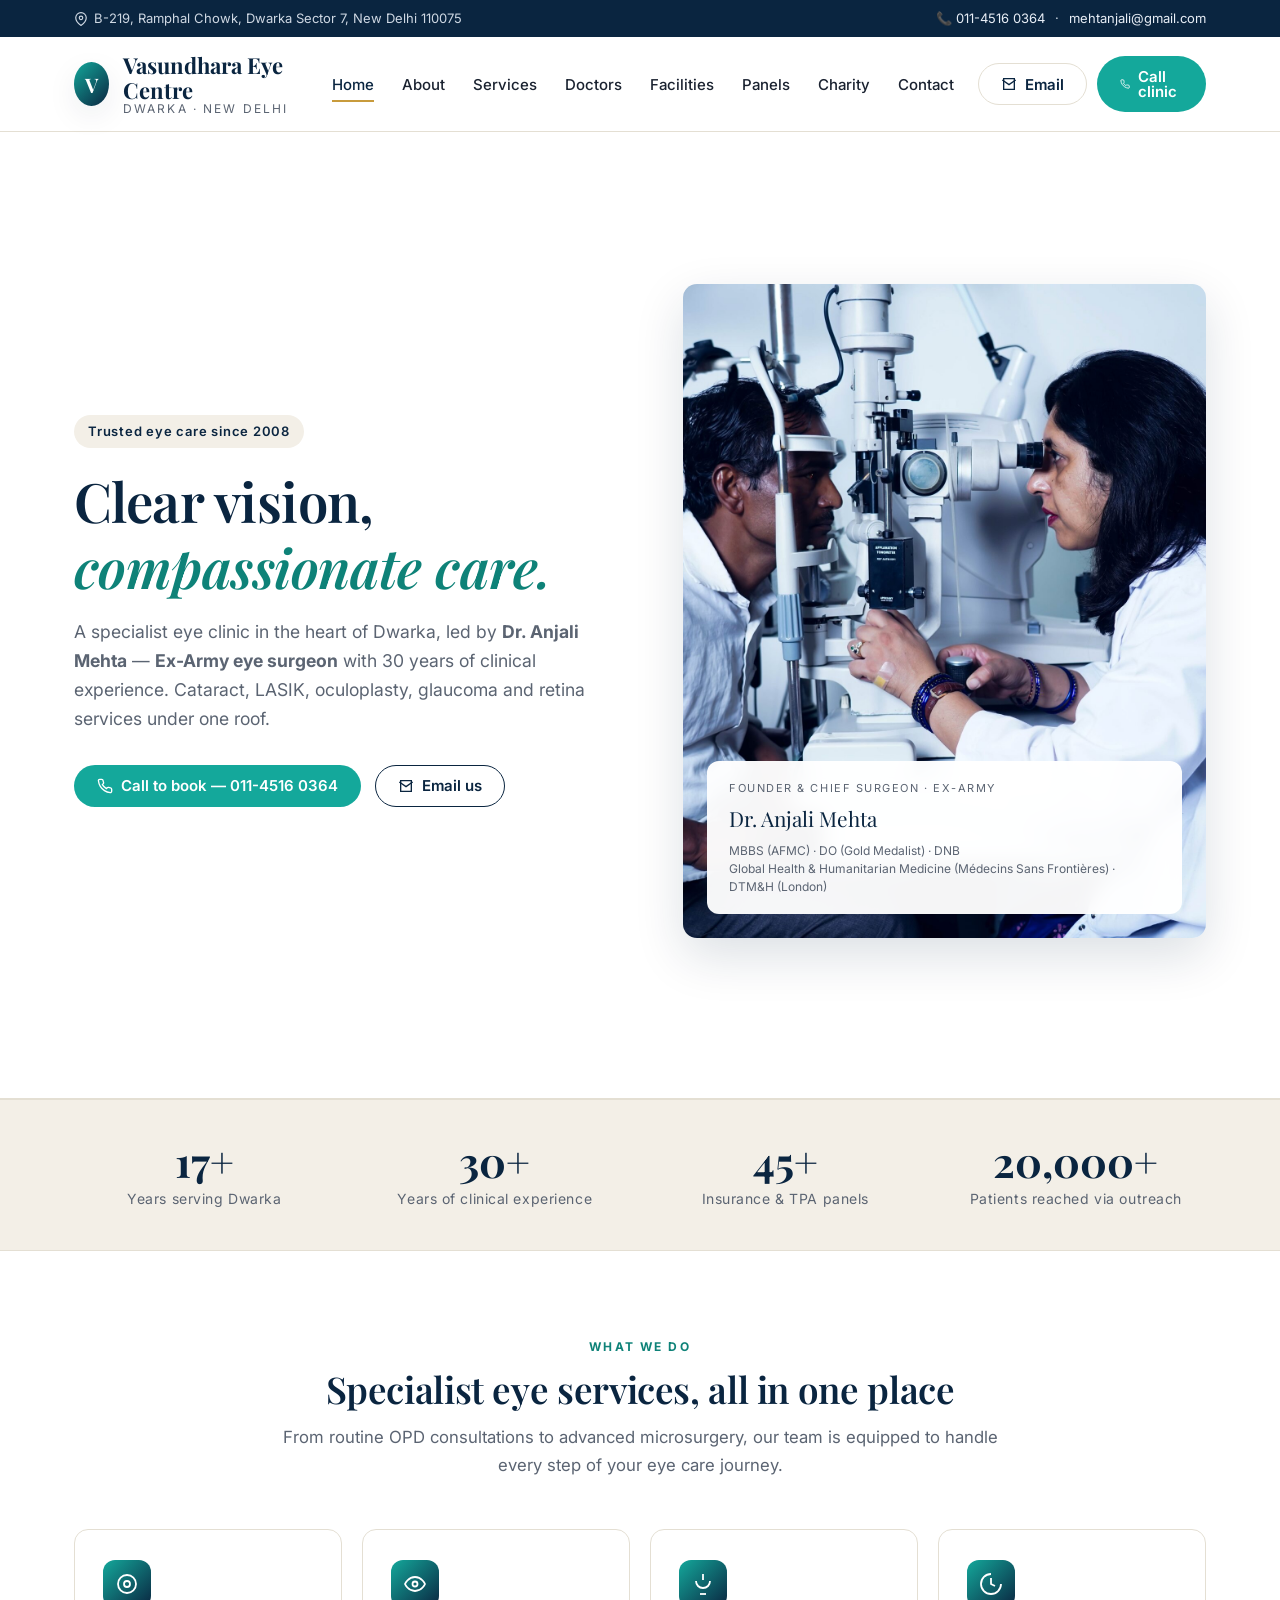
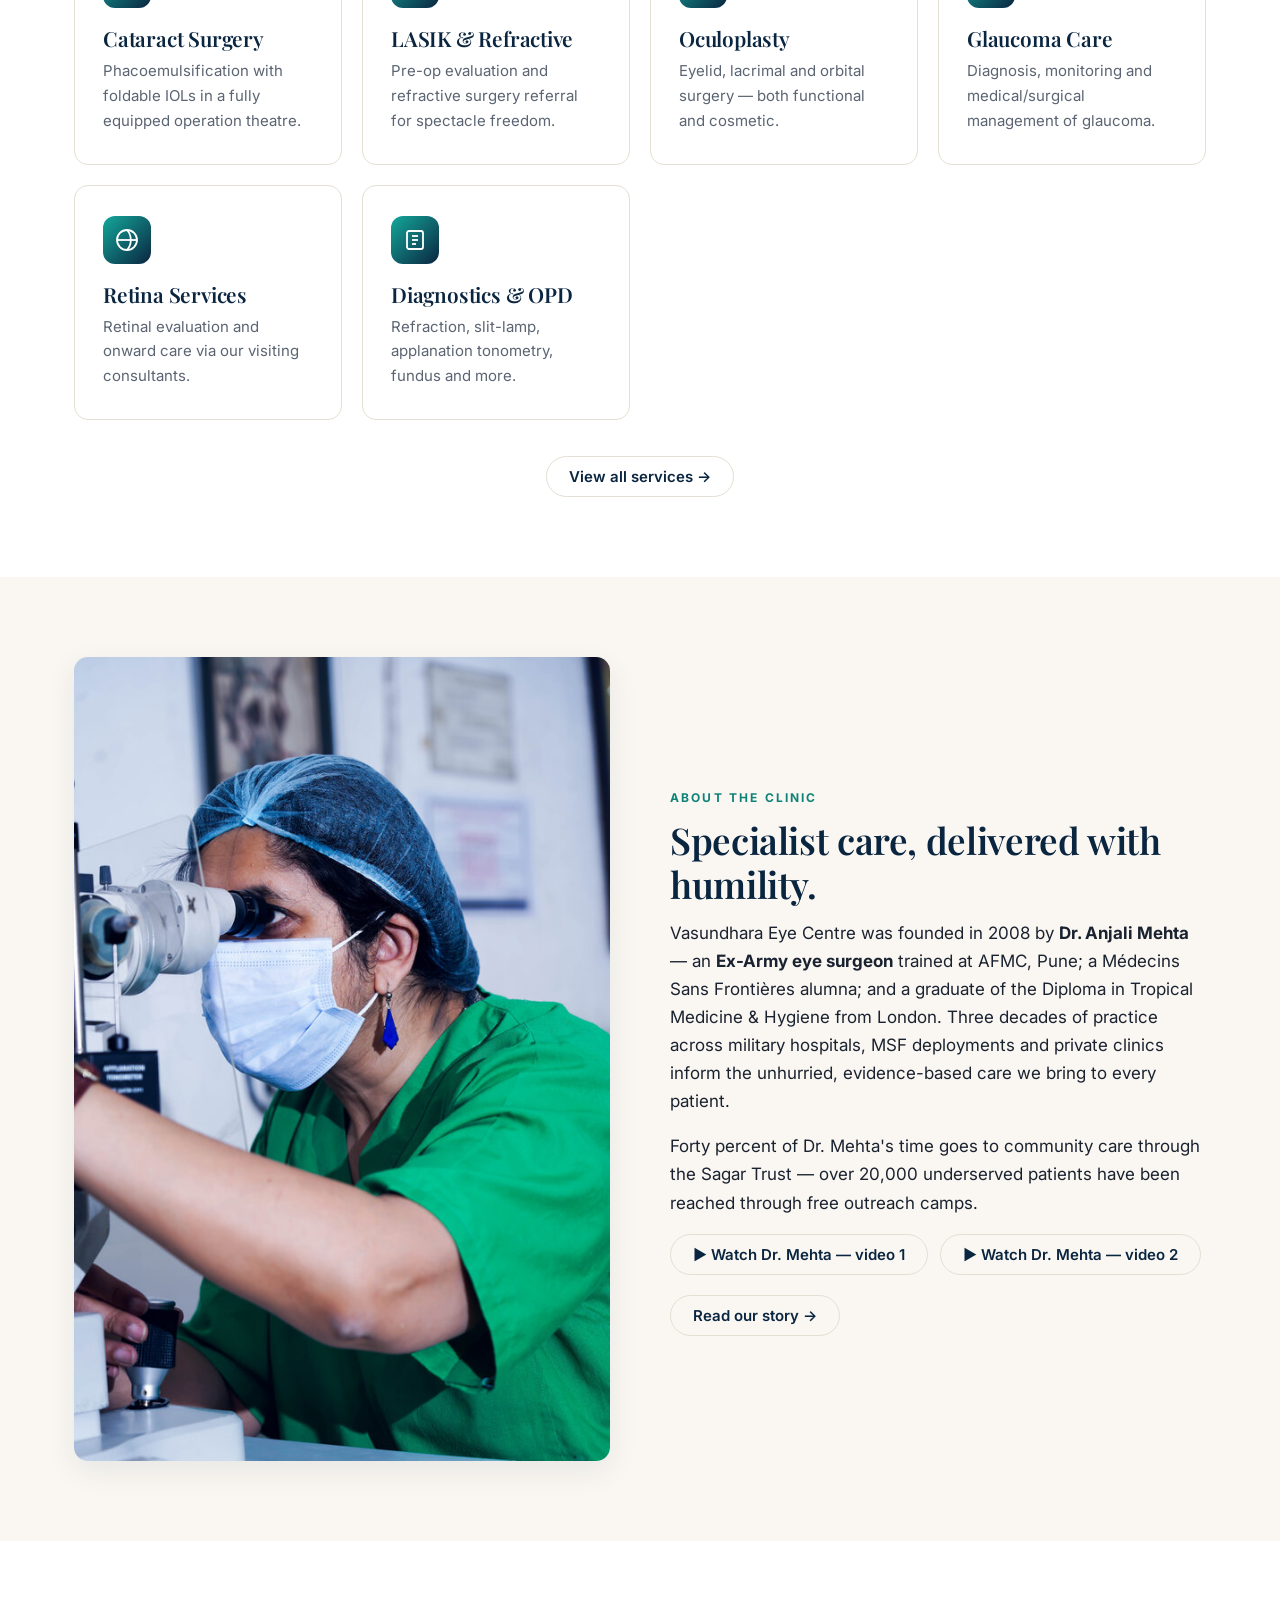
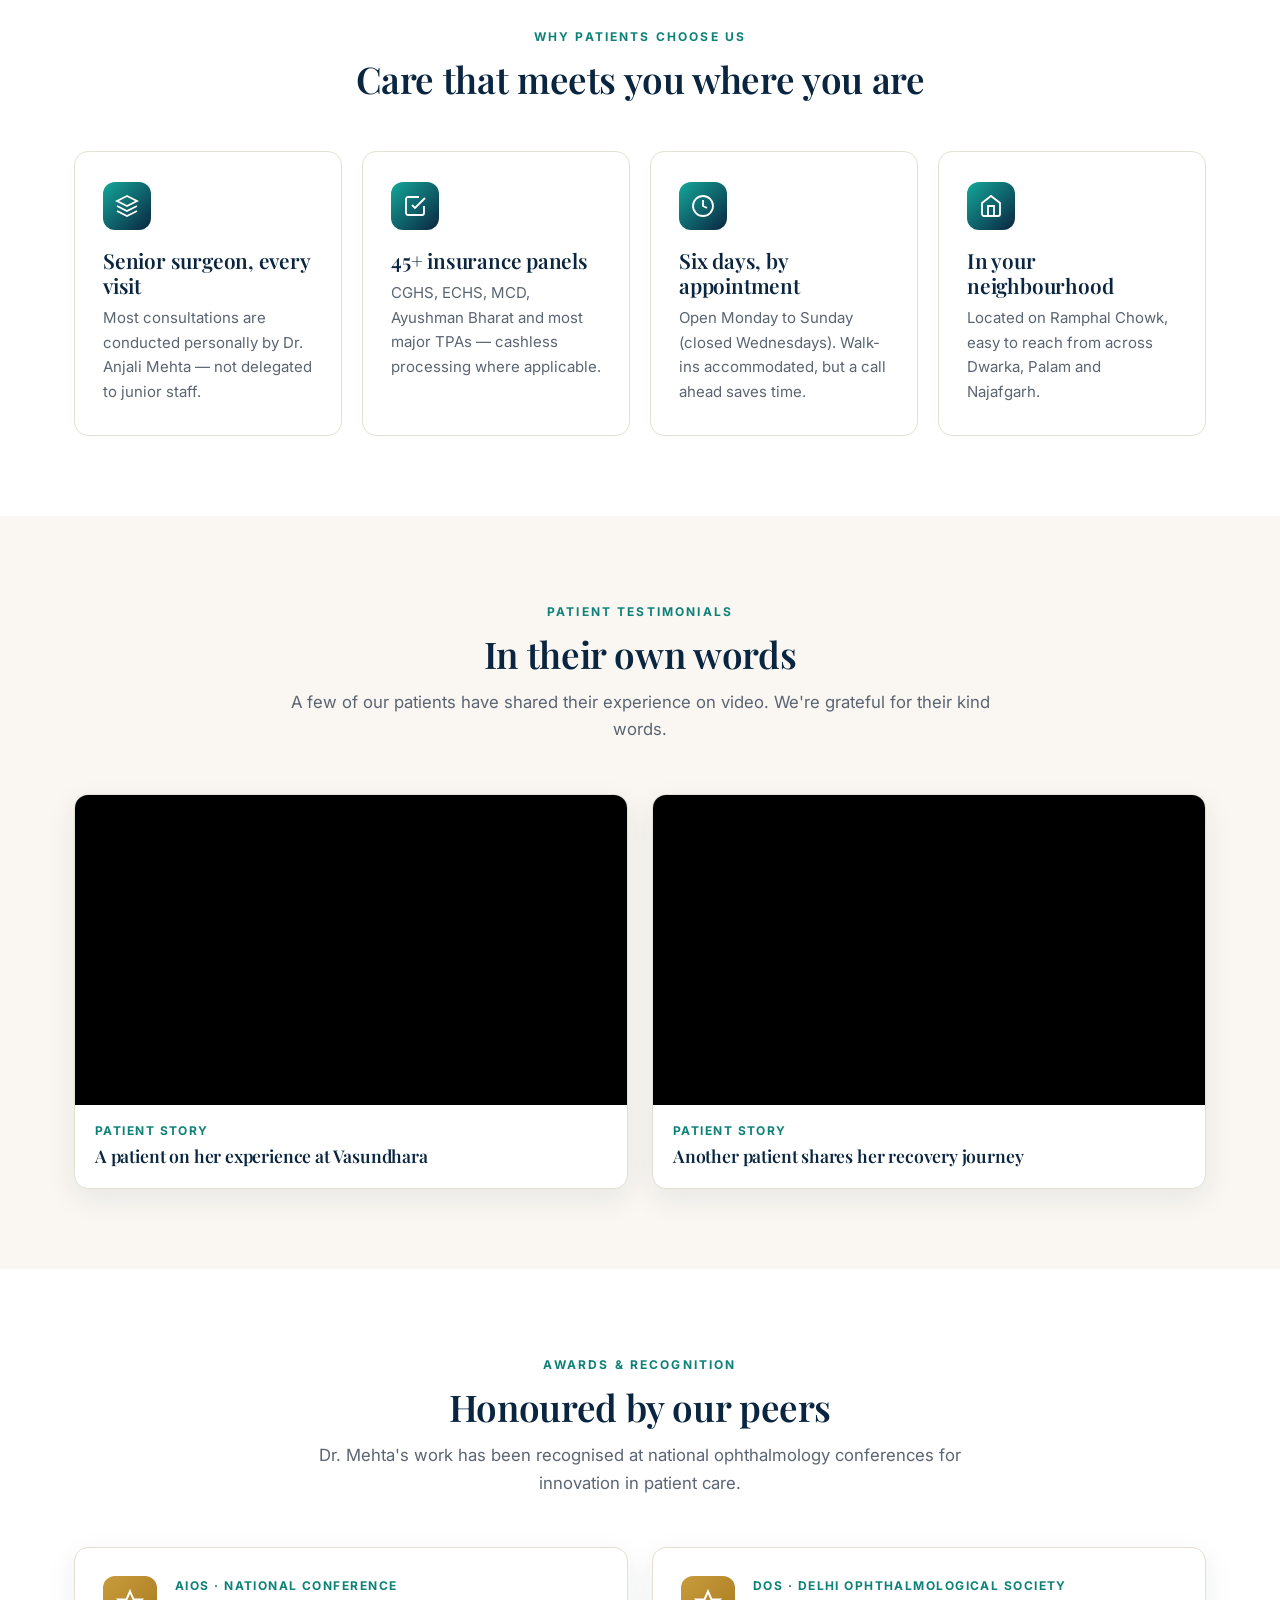
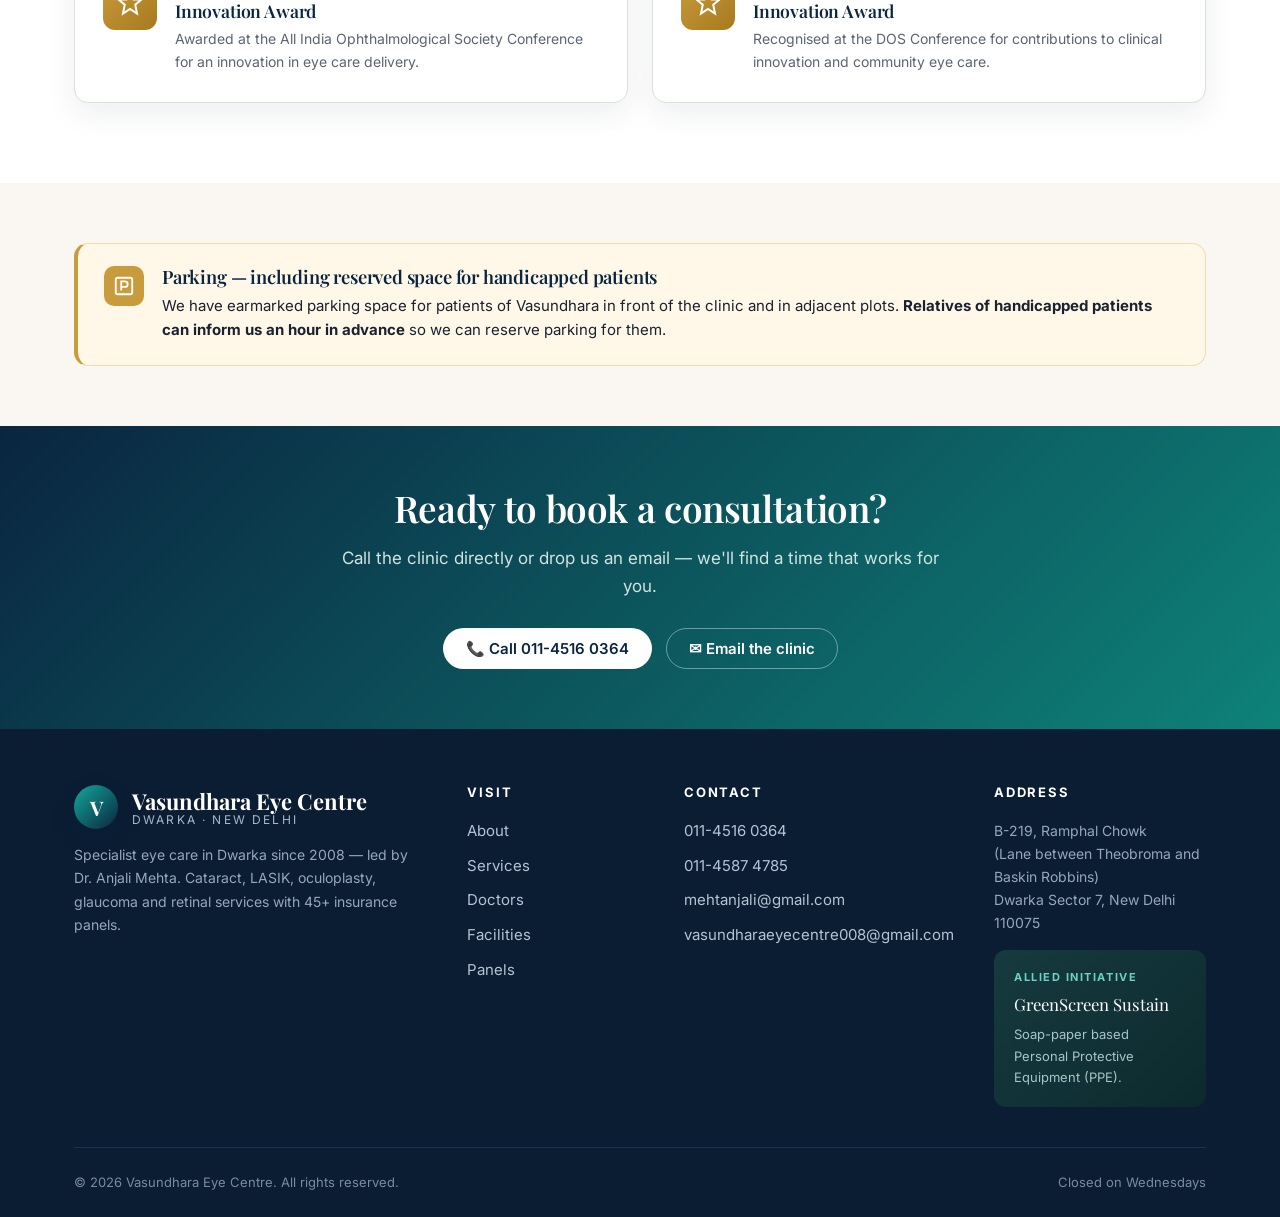
<file: index.html>
<!DOCTYPE html>
<html lang="en">
<head>
  <!-- Google tag (gtag.js) -->
  <script async src="https://www.googletagmanager.com/gtag/js?id=AW-11141727252"></script>
  <script>
    window.dataLayer = window.dataLayer || [];
    function gtag(){dataLayer.push(arguments);}
    gtag('js', new Date());
    gtag('config', 'AW-11141727252');
  </script>
  <meta charset="UTF-8">
  <meta name="viewport" content="width=device-width, initial-scale=1.0">
  <title>Vasundhara Eye Centre — Eye Specialist & Surgery in Dwarka, New Delhi</title>
  <meta name="description" content="Vasundhara Eye Centre in Dwarka, New Delhi. Cataract, LASIK, oculoplasty, glaucoma & retina care led by Dr. Anjali Mehta. CGHS, ECHS, MCD and Ayushman empanelled.">
  <link rel="preconnect" href="https://fonts.googleapis.com">
  <link rel="preconnect" href="https://fonts.gstatic.com" crossorigin>
  <link href="https://fonts.googleapis.com/css2?family=Inter:wght@400;500;600;700&family=Playfair+Display:ital,wght@0,500;0,600;0,700;1,500&display=swap" rel="stylesheet">
  <link rel="stylesheet" href="css/styles.css">
</head>
<body>

<!-- Top strip -->
<div class="topbar">
  <div class="container">
    <div class="tb-item">
      <svg width="14" height="14" viewBox="0 0 24 24" fill="none" stroke="currentColor" stroke-width="2"><path d="M21 10c0 7-9 13-9 13s-9-6-9-13a9 9 0 0 1 18 0z"/><circle cx="12" cy="10" r="3"/></svg>
      B-219, Ramphal Chowk, Dwarka Sector 7, New Delhi 110075
    </div>
    <div class="tb-item hide-sm">
      <a href="tel:01145160364">📞 011-4516 0364</a>&nbsp;·&nbsp;
      <a href="mailto:mehtanjali@gmail.com">mehtanjali@gmail.com</a>
    </div>
  </div>
</div>

<!-- Header / nav -->
<header class="header">
  <div class="container">
    <a class="brand" href="index.html">
      <span class="brand-mark">V</span>
      <span class="brand-text">
        <span class="brand-name">Vasundhara Eye Centre</span>
        <span class="brand-tag">Dwarka · New Delhi</span>
      </span>
    </a>
    <nav class="nav">
      <ul>
        <li><a href="index.html" class="active">Home</a></li>
        <li><a href="about.html">About</a></li>
        <li><a href="services.html">Services</a></li>
        <li><a href="doctors.html">Doctors</a></li>
        <li><a href="facilities.html">Facilities</a></li>
        <li><a href="panels.html">Panels</a></li>
        <li><a href="http://sagartrust.com" target="_blank" rel="noopener">Charity</a></li>
        <li><a href="contact.html">Contact</a></li>
      </ul>
    </nav>
    <div class="cta-group">
      <a class="btn btn-outline hide-sm" href="mailto:mehtanjali@gmail.com">
        <svg class="ic" viewBox="0 0 24 24"><path d="M4 4h16v16H4z"/><path d="M22 6l-10 7L2 6"/></svg>
        Email
      </a>
      <a class="btn btn-primary" href="tel:01145160364">
        <svg class="ic" viewBox="0 0 24 24"><path d="M22 16.92v3a2 2 0 0 1-2.18 2 19.79 19.79 0 0 1-8.63-3.07 19.5 19.5 0 0 1-6-6 19.79 19.79 0 0 1-3.07-8.67A2 2 0 0 1 4.11 2h3a2 2 0 0 1 2 1.72 12.84 12.84 0 0 0 .7 2.81 2 2 0 0 1-.45 2.11L8.09 9.91a16 16 0 0 0 6 6l1.27-1.27a2 2 0 0 1 2.11-.45 12.84 12.84 0 0 0 2.81.7A2 2 0 0 1 22 16.92z"/></svg>
        Call clinic
      </a>
      <button class="menu-toggle" aria-label="Open menu">
        <svg width="24" height="24" viewBox="0 0 24 24" fill="none" stroke="currentColor" stroke-width="2"><line x1="3" y1="6" x2="21" y2="6"/><line x1="3" y1="12" x2="21" y2="12"/><line x1="3" y1="18" x2="21" y2="18"/></svg>
      </button>
    </div>
  </div>
</header>

<!-- Hero -->
<section class="hero">
  <div class="container">
    <div class="hero-grid">
      <div class="hero-text">
        <span class="eyebrow">Trusted eye care since 2008</span>
        <h1>Clear vision, <span class="accent">compassionate care.</span></h1>
        <p class="lead">A specialist eye clinic in the heart of Dwarka, led by <strong>Dr. Anjali Mehta</strong> — <strong>Ex-Army eye surgeon</strong> with 30 years of clinical experience. Cataract, LASIK, oculoplasty, glaucoma and retina services under one roof.</p>
        <div class="hero-ctas">
          <a class="btn btn-primary" href="tel:01145160364">
            <svg class="ic" viewBox="0 0 24 24"><path d="M22 16.92v3a2 2 0 0 1-2.18 2 19.79 19.79 0 0 1-8.63-3.07 19.5 19.5 0 0 1-6-6 19.79 19.79 0 0 1-3.07-8.67A2 2 0 0 1 4.11 2h3a2 2 0 0 1 2 1.72 12.84 12.84 0 0 0 .7 2.81 2 2 0 0 1-.45 2.11L8.09 9.91a16 16 0 0 0 6 6l1.27-1.27a2 2 0 0 1 2.11-.45 12.84 12.84 0 0 0 2.81.7A2 2 0 0 1 22 16.92z"/></svg>
            Call to book — 011-4516 0364
          </a>
          <a class="btn btn-secondary" href="mailto:mehtanjali@gmail.com">
            <svg class="ic" viewBox="0 0 24 24"><path d="M4 4h16v16H4z"/><path d="M22 6l-10 7L2 6"/></svg>
            Email us
          </a>
        </div>
      </div>
      <div class="hero-image">
        <img src="images/hero-exam.jpg" alt="Dr. Anjali Mehta examining a patient at Vasundhara Eye Centre">
        <div class="hero-badge">
          <div class="hero-badge-label">Founder & Chief Surgeon · Ex-Army</div>
          <div class="hero-badge-value">Dr. Anjali Mehta</div>
          <div style="font-size:12px;color:var(--muted);margin-top:6px;line-height:1.5;">MBBS (AFMC) · DO (Gold Medalist) · DNB<br>Global Health &amp; Humanitarian Medicine (Médecins Sans Frontières) · DTM&amp;H (London)</div>
        </div>
      </div>
    </div>
  </div>
</section>

<!-- Trust strip -->
<section class="trust">
  <div class="container">
    <div class="trust-stat"><div class="num">17+</div><div class="lbl">Years serving Dwarka</div></div>
    <div class="trust-stat"><div class="num">30+</div><div class="lbl">Years of clinical experience</div></div>
    <div class="trust-stat"><div class="num">45+</div><div class="lbl">Insurance & TPA panels</div></div>
    <div class="trust-stat"><div class="num">20,000+</div><div class="lbl">Patients reached via outreach</div></div>
  </div>
</section>

<!-- Services preview -->
<section class="alt">
  <div class="container">
    <div class="section-head">
      <span class="eyebrow">What we do</span>
      <h2>Specialist eye services, all in one place</h2>
      <p>From routine OPD consultations to advanced microsurgery, our team is equipped to handle every step of your eye care journey.</p>
    </div>
    <div class="cards">
      <div class="card">
        <div class="card-icon"><svg viewBox="0 0 24 24"><circle cx="12" cy="12" r="9"/><circle cx="12" cy="12" r="3"/></svg></div>
        <h3>Cataract Surgery</h3>
        <p>Phacoemulsification with foldable IOLs in a fully equipped operation theatre.</p>
      </div>
      <div class="card">
        <div class="card-icon"><svg viewBox="0 0 24 24"><path d="M2 12s3-7 10-7 10 7 10 7-3 7-10 7S2 12 2 12z"/><circle cx="12" cy="12" r="2.5"/></svg></div>
        <h3>LASIK & Refractive</h3>
        <p>Pre-op evaluation and refractive surgery referral for spectacle freedom.</p>
      </div>
      <div class="card">
        <div class="card-icon"><svg viewBox="0 0 24 24"><path d="M12 2v6"/><path d="M5 9c0 4 3 7 7 7s7-3 7-7"/><path d="M9 22h6"/></svg></div>
        <h3>Oculoplasty</h3>
        <p>Eyelid, lacrimal and orbital surgery — both functional and cosmetic.</p>
      </div>
      <div class="card">
        <div class="card-icon"><svg viewBox="0 0 24 24"><path d="M12 2a10 10 0 1 0 10 10"/><path d="M12 6v6l4 2"/></svg></div>
        <h3>Glaucoma Care</h3>
        <p>Diagnosis, monitoring and medical/surgical management of glaucoma.</p>
      </div>
      <div class="card">
        <div class="card-icon"><svg viewBox="0 0 24 24"><circle cx="12" cy="12" r="10"/><path d="M2 12h20"/><path d="M12 2a15 15 0 0 1 0 20"/></svg></div>
        <h3>Retina Services</h3>
        <p>Retinal evaluation and onward care via our visiting consultants.</p>
      </div>
      <div class="card">
        <div class="card-icon"><svg viewBox="0 0 24 24"><rect x="4" y="3" width="16" height="18" rx="2"/><line x1="9" y1="8" x2="15" y2="8"/><line x1="9" y1="12" x2="15" y2="12"/><line x1="9" y1="16" x2="13" y2="16"/></svg></div>
        <h3>Diagnostics & OPD</h3>
        <p>Refraction, slit-lamp, applanation tonometry, fundus and more.</p>
      </div>
    </div>
    <div class="t-center" style="margin-top: 36px;">
      <a class="btn btn-outline" href="services.html">View all services →</a>
    </div>
  </div>
</section>

<!-- About snippet -->
<section>
  <div class="container">
    <div class="split">
      <div class="img-col"><img src="images/dr-anjali-action.jpg" alt="Dr. Anjali Mehta at the slit lamp"></div>
      <div>
        <span class="eyebrow" style="display:inline-block;font-size:12px;font-weight:700;letter-spacing:0.18em;text-transform:uppercase;color:var(--teal-700);margin-bottom:10px;">About the clinic</span>
        <h2>Specialist care, delivered with humility.</h2>
        <p>Vasundhara Eye Centre was founded in 2008 by <strong>Dr. Anjali Mehta</strong> — an <strong>Ex-Army eye surgeon</strong> trained at AFMC, Pune; a Médecins Sans Frontières alumna; and a graduate of the Diploma in Tropical Medicine &amp; Hygiene from London. Three decades of practice across military hospitals, MSF deployments and private clinics inform the unhurried, evidence-based care we bring to every patient.</p>
        <p>Forty percent of Dr. Mehta's time goes to community care through the Sagar Trust — over 20,000 underserved patients have been reached through free outreach camps.</p>
        <div style="display:flex;gap:12px;flex-wrap:wrap;margin-bottom:20px;">
          <a class="btn btn-outline" href="https://youtu.be/4hl6HUN_aS8" target="_blank" rel="noopener">▶ Watch Dr. Mehta — video 1</a>
          <a class="btn btn-outline" href="https://youtu.be/HbuXTSA1Eis" target="_blank" rel="noopener">▶ Watch Dr. Mehta — video 2</a>
        </div>
        <a class="btn btn-outline" href="about.html">Read our story →</a>
      </div>
    </div>
  </div>
</section>

<!-- Why choose us -->
<section class="alt">
  <div class="container">
    <div class="section-head">
      <span class="eyebrow">Why patients choose us</span>
      <h2>Care that meets you where you are</h2>
    </div>
    <div class="cards">
      <div class="card">
        <div class="card-icon"><svg viewBox="0 0 24 24"><path d="M12 2L2 7l10 5 10-5-10-5z"/><path d="M2 17l10 5 10-5"/><path d="M2 12l10 5 10-5"/></svg></div>
        <h3>Senior surgeon, every visit</h3>
        <p>Most consultations are conducted personally by Dr. Anjali Mehta — not delegated to junior staff.</p>
      </div>
      <div class="card">
        <div class="card-icon"><svg viewBox="0 0 24 24"><path d="M9 11l3 3L22 4"/><path d="M21 12v7a2 2 0 0 1-2 2H5a2 2 0 0 1-2-2V5a2 2 0 0 1 2-2h11"/></svg></div>
        <h3>45+ insurance panels</h3>
        <p>CGHS, ECHS, MCD, Ayushman Bharat and most major TPAs — cashless processing where applicable.</p>
      </div>
      <div class="card">
        <div class="card-icon"><svg viewBox="0 0 24 24"><circle cx="12" cy="12" r="10"/><polyline points="12 6 12 12 16 14"/></svg></div>
        <h3>Six days, by appointment</h3>
        <p>Open Monday to Sunday (closed Wednesdays). Walk-ins accommodated, but a call ahead saves time.</p>
      </div>
      <div class="card">
        <div class="card-icon"><svg viewBox="0 0 24 24"><path d="M3 9l9-7 9 7v11a2 2 0 0 1-2 2H5a2 2 0 0 1-2-2z"/><polyline points="9 22 9 12 15 12 15 22"/></svg></div>
        <h3>In your neighbourhood</h3>
        <p>Located on Ramphal Chowk, easy to reach from across Dwarka, Palam and Najafgarh.</p>
      </div>
    </div>
  </div>
</section>

<!-- Testimonials -->
<section>
  <div class="container">
    <div class="section-head">
      <span class="eyebrow">Patient testimonials</span>
      <h2>In their own words</h2>
      <p>A few of our patients have shared their experience on video. We're grateful for their kind words.</p>
    </div>
    <div class="video-grid">
      <div class="video-card">
        <div class="video-frame">
          <iframe src="https://www.youtube.com/embed/Xo_OcFcnKHE" title="Patient testimonial" frameborder="0" allow="accelerometer; clipboard-write; encrypted-media; gyroscope; picture-in-picture" allowfullscreen></iframe>
        </div>
        <div class="video-caption">
          <div class="label">Patient story</div>
          <h3>A patient on her experience at Vasundhara</h3>
        </div>
      </div>
      <div class="video-card">
        <div class="video-frame">
          <iframe src="https://www.youtube.com/embed/MbZpZifFbi8" title="Patient testimonial" frameborder="0" allow="accelerometer; clipboard-write; encrypted-media; gyroscope; picture-in-picture" allowfullscreen></iframe>
        </div>
        <div class="video-caption">
          <div class="label">Patient story</div>
          <h3>Another patient shares her recovery journey</h3>
        </div>
      </div>
    </div>
  </div>
</section>

<!-- Awards & Recognition -->
<section class="alt">
  <div class="container">
    <div class="section-head">
      <span class="eyebrow">Awards &amp; recognition</span>
      <h2>Honoured by our peers</h2>
      <p>Dr. Mehta's work has been recognised at national ophthalmology conferences for innovation in patient care.</p>
    </div>
    <div class="award-grid">
      <div class="award-card">
        <div class="award-ic"><svg viewBox="0 0 24 24"><path d="M12 2l3 7h7l-5.5 4.5L18 21l-6-4-6 4 1.5-7.5L2 9h7z"/></svg></div>
        <div>
          <div class="label">AIOS · National conference</div>
          <h3>Innovation Award</h3>
          <p>Awarded at the All India Ophthalmological Society Conference for an innovation in eye care delivery.</p>
        </div>
      </div>
      <div class="award-card">
        <div class="award-ic"><svg viewBox="0 0 24 24"><path d="M12 2l3 7h7l-5.5 4.5L18 21l-6-4-6 4 1.5-7.5L2 9h7z"/></svg></div>
        <div>
          <div class="label">DOS · Delhi Ophthalmological Society</div>
          <h3>Innovation Award</h3>
          <p>Recognised at the DOS Conference for contributions to clinical innovation and community eye care.</p>
        </div>
      </div>
    </div>
  </div>
</section>

<!-- Parking notice -->
<section class="tight">
  <div class="container">
    <div class="notice">
      <div class="notice-ic">
        <svg viewBox="0 0 24 24"><rect x="3" y="3" width="18" height="18" rx="2"/><path d="M9 17V7h4a3 3 0 0 1 0 6H9"/></svg>
      </div>
      <div>
        <h3>Parking — including reserved space for handicapped patients</h3>
        <p>We have earmarked parking space for patients of Vasundhara in front of the clinic and in adjacent plots. <strong>Relatives of handicapped patients can inform us an hour in advance</strong> so we can reserve parking for them.</p>
      </div>
    </div>
  </div>
</section>

<!-- CTA band -->
<section class="cta-band">
  <div class="container">
    <h2>Ready to book a consultation?</h2>
    <p>Call the clinic directly or drop us an email — we'll find a time that works for you.</p>
    <div class="hero-ctas" style="justify-content:center;">
      <a class="btn btn-primary" href="tel:01145160364">📞 Call 011-4516 0364</a>
      <a class="btn btn-ghost" href="mailto:mehtanjali@gmail.com">✉ Email the clinic</a>
    </div>
  </div>
</section>

<!-- Footer -->
<footer class="footer">
  <div class="container">
    <div class="footer-grid">
      <div>
        <a class="brand" href="index.html" style="text-decoration:none;">
          <span class="brand-mark">V</span>
          <span class="brand-text">
            <span class="brand-name">Vasundhara Eye Centre</span>
            <span class="brand-tag">Dwarka · New Delhi</span>
          </span>
        </a>
        <p>Specialist eye care in Dwarka since 2008 — led by Dr. Anjali Mehta. Cataract, LASIK, oculoplasty, glaucoma and retinal services with 45+ insurance panels.</p>
      </div>
      <div>
        <h4>Visit</h4>
        <ul>
          <li><a href="about.html">About</a></li>
          <li><a href="services.html">Services</a></li>
          <li><a href="doctors.html">Doctors</a></li>
          <li><a href="facilities.html">Facilities</a></li>
          <li><a href="panels.html">Panels</a></li>
        </ul>
      </div>
      <div>
        <h4>Contact</h4>
        <ul>
          <li>011-4516 0364</li>
          <li>011-4587 4785</li>
          <li><a href="mailto:mehtanjali@gmail.com">mehtanjali@gmail.com</a></li>
          <li><a href="mailto:vasundharaeyecentre008@gmail.com">vasundharaeyecentre008@gmail.com</a></li>
        </ul>
      </div>
      <div>
        <h4>Address</h4>
        <p style="margin-top:0;">B-219, Ramphal Chowk<br>(Lane between Theobroma and Baskin Robbins)<br>Dwarka Sector 7, New Delhi 110075</p>
        <div class="partner-card">
          <div class="label">Allied initiative</div>
          <a href="https://www.greenscreensustain.in" target="_blank" rel="noopener">GreenScreen Sustain</a>
          <p>Soap-paper based Personal Protective Equipment (PPE).</p>
        </div>
      </div>
    </div>
    <div class="footer-bottom">
      <span>© <span id="yr">2026</span> Vasundhara Eye Centre. All rights reserved.</span>
      <span>Closed on Wednesdays</span>
    </div>
  </div>
</footer>

<!-- Floating call/email (mobile) -->
<div class="fab">
  <a href="mailto:mehtanjali@gmail.com" class="email" aria-label="Email">
    <svg viewBox="0 0 24 24"><path d="M4 4h16v16H4z"/><path d="M22 6l-10 7L2 6"/></svg>
  </a>
  <a href="tel:01145160364" aria-label="Call">
    <svg viewBox="0 0 24 24"><path d="M22 16.92v3a2 2 0 0 1-2.18 2 19.79 19.79 0 0 1-8.63-3.07 19.5 19.5 0 0 1-6-6 19.79 19.79 0 0 1-3.07-8.67A2 2 0 0 1 4.11 2h3a2 2 0 0 1 2 1.72 12.84 12.84 0 0 0 .7 2.81 2 2 0 0 1-.45 2.11L8.09 9.91a16 16 0 0 0 6 6l1.27-1.27a2 2 0 0 1 2.11-.45 12.84 12.84 0 0 0 2.81.7A2 2 0 0 1 22 16.92z"/></svg>
  </a>
</div>

<script src="js/main.js"></script>
<script>document.getElementById('yr').textContent = new Date().getFullYear();</script>
</body>
</html>
</file>
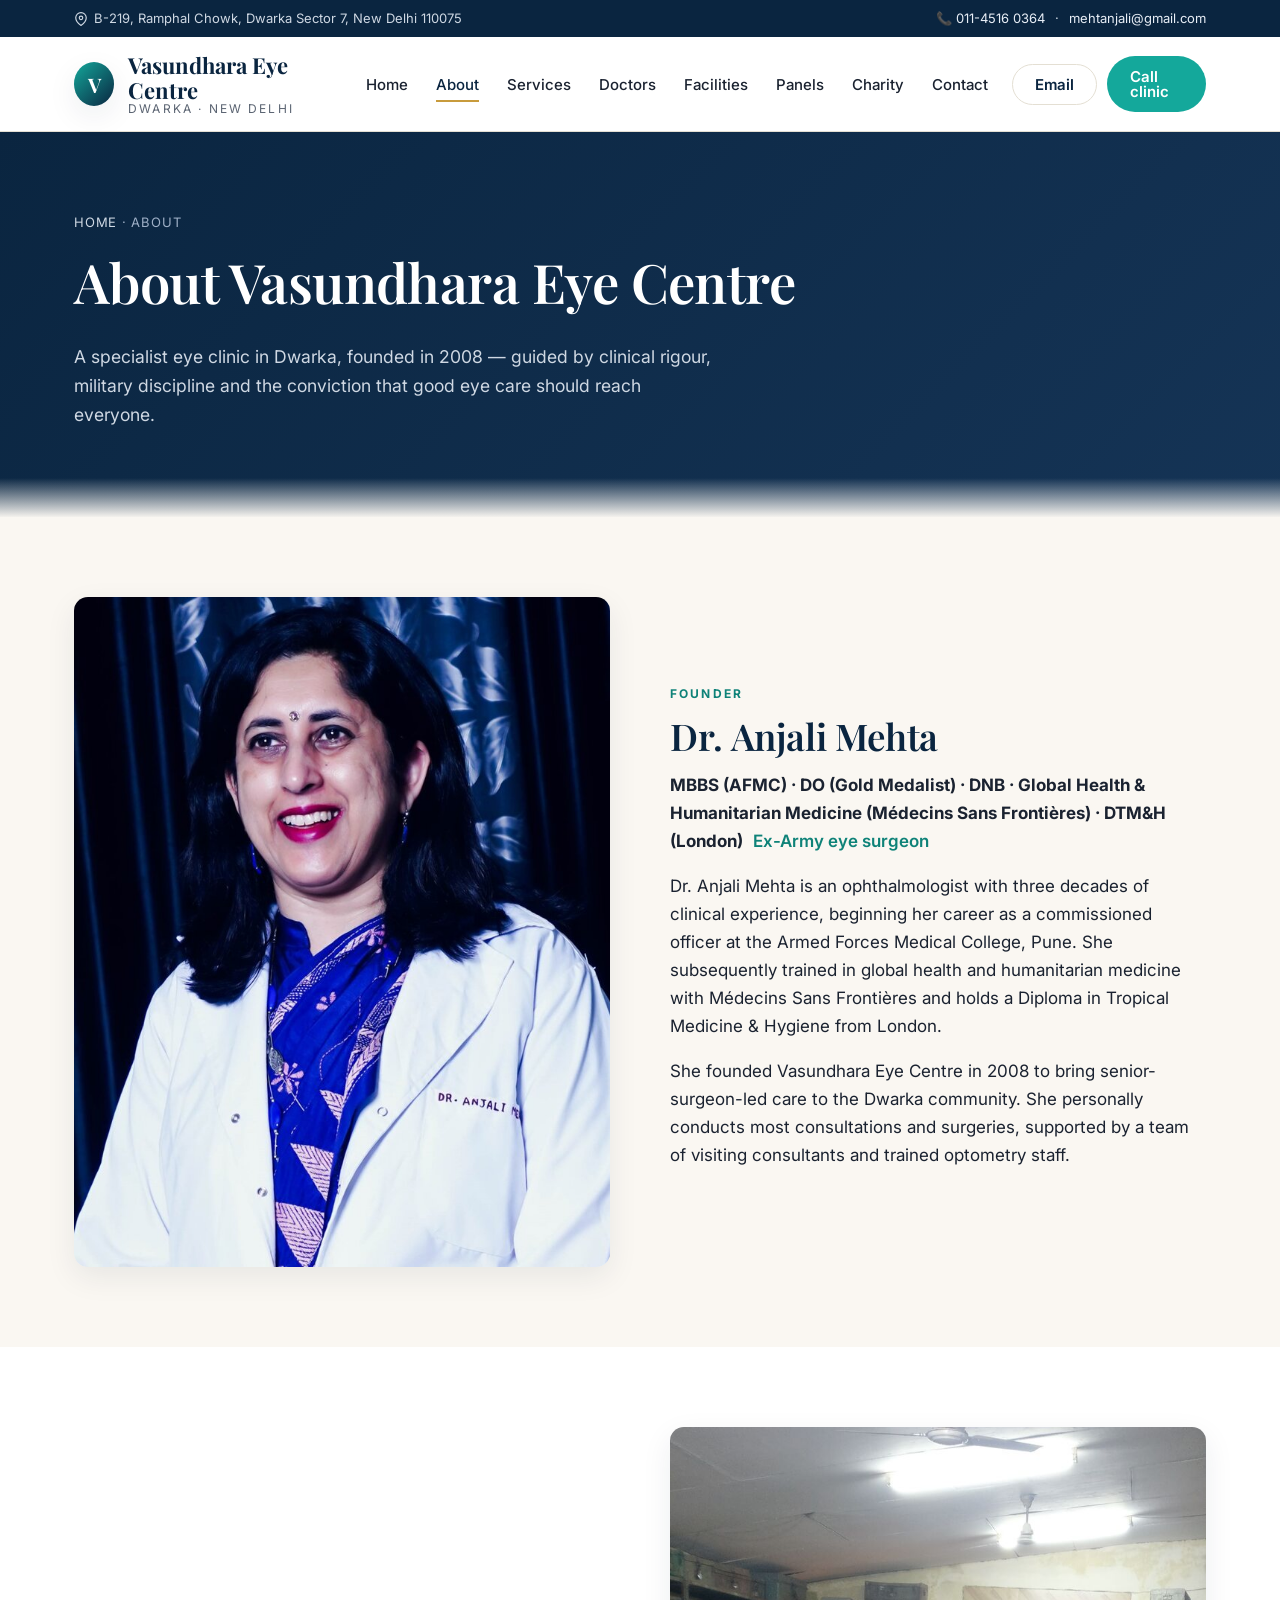
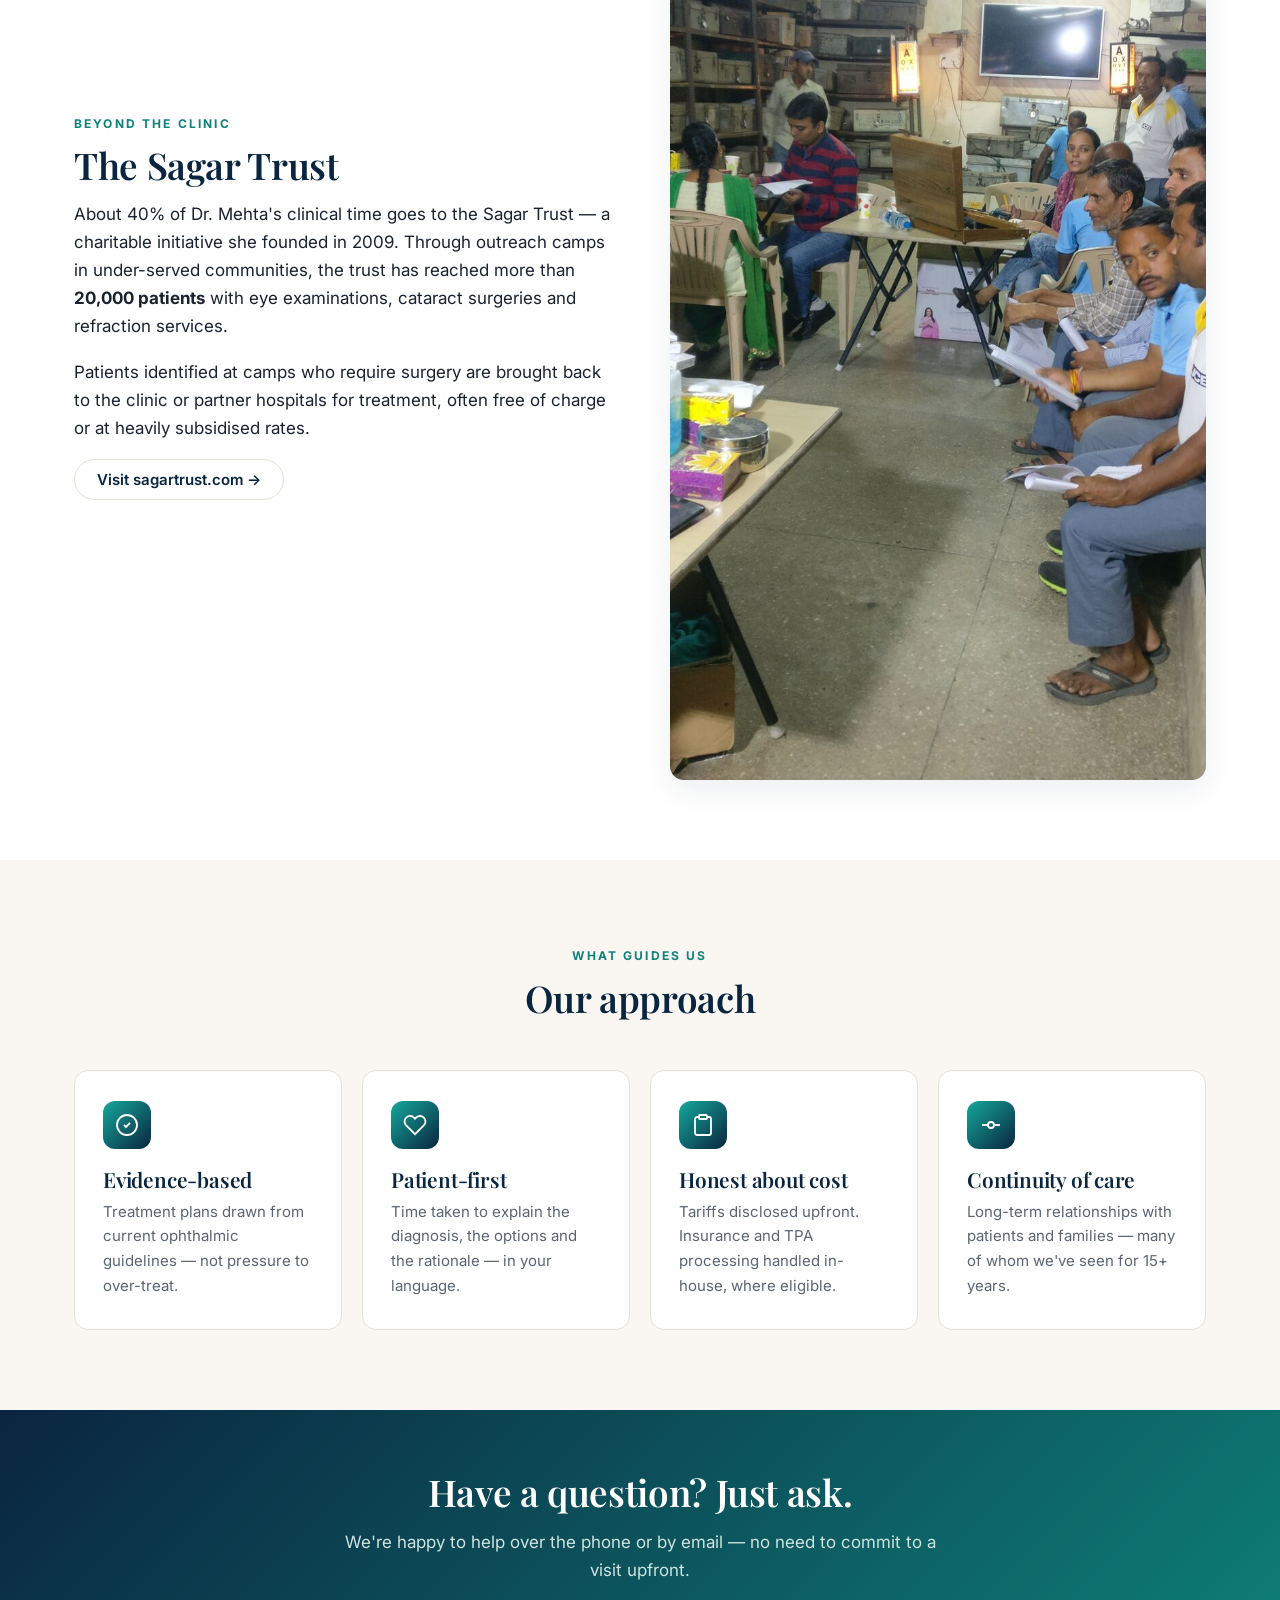
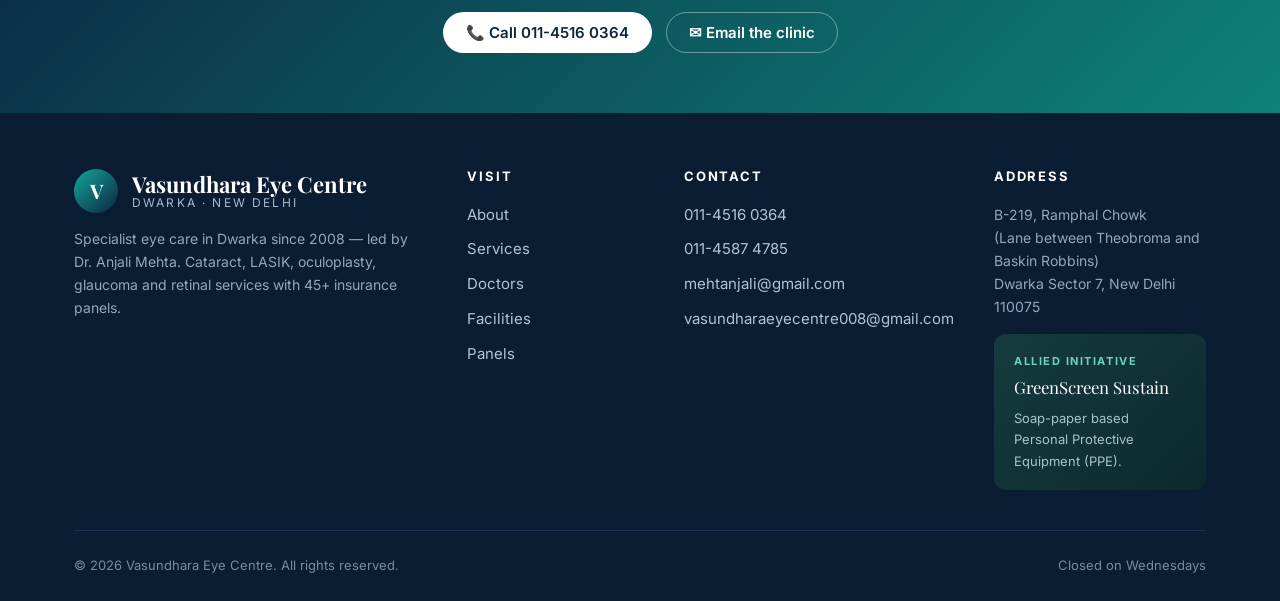
<file: about.html>
<!DOCTYPE html>
<html lang="en">
<head>
  <!-- Google tag (gtag.js) -->
  <script async src="https://www.googletagmanager.com/gtag/js?id=AW-11141727252"></script>
  <script>
    window.dataLayer = window.dataLayer || [];
    function gtag(){dataLayer.push(arguments);}
    gtag('js', new Date());
    gtag('config', 'AW-11141727252');
  </script>
  <meta charset="UTF-8">
  <meta name="viewport" content="width=device-width, initial-scale=1.0">
  <title>About Vasundhara Eye Centre — Dr. Anjali Mehta, Dwarka</title>
  <meta name="description" content="The story of Vasundhara Eye Centre, founded in 2008 by Dr. Anjali Mehta — ex-Army eye surgeon trained at AFMC, with global humanitarian medicine experience.">
  <link rel="preconnect" href="https://fonts.googleapis.com">
  <link rel="preconnect" href="https://fonts.gstatic.com" crossorigin>
  <link href="https://fonts.googleapis.com/css2?family=Inter:wght@400;500;600;700&family=Playfair+Display:ital,wght@0,500;0,600;0,700;1,500&display=swap" rel="stylesheet">
  <link rel="stylesheet" href="css/styles.css">
</head>
<body>

<div class="topbar">
  <div class="container">
    <div class="tb-item">
      <svg width="14" height="14" viewBox="0 0 24 24" fill="none" stroke="currentColor" stroke-width="2"><path d="M21 10c0 7-9 13-9 13s-9-6-9-13a9 9 0 0 1 18 0z"/><circle cx="12" cy="10" r="3"/></svg>
      B-219, Ramphal Chowk, Dwarka Sector 7, New Delhi 110075
    </div>
    <div class="tb-item hide-sm">
      <a href="tel:01145160364">📞 011-4516 0364</a>&nbsp;·&nbsp;
      <a href="mailto:mehtanjali@gmail.com">mehtanjali@gmail.com</a>
    </div>
  </div>
</div>

<header class="header">
  <div class="container">
    <a class="brand" href="index.html">
      <span class="brand-mark">V</span>
      <span class="brand-text">
        <span class="brand-name">Vasundhara Eye Centre</span>
        <span class="brand-tag">Dwarka · New Delhi</span>
      </span>
    </a>
    <nav class="nav">
      <ul>
        <li><a href="index.html">Home</a></li>
        <li><a href="about.html" class="active">About</a></li>
        <li><a href="services.html">Services</a></li>
        <li><a href="doctors.html">Doctors</a></li>
        <li><a href="facilities.html">Facilities</a></li>
        <li><a href="panels.html">Panels</a></li>
        <li><a href="http://sagartrust.com" target="_blank" rel="noopener">Charity</a></li>
        <li><a href="contact.html">Contact</a></li>
      </ul>
    </nav>
    <div class="cta-group">
      <a class="btn btn-outline hide-sm" href="mailto:mehtanjali@gmail.com">Email</a>
      <a class="btn btn-primary" href="tel:01145160364">Call clinic</a>
      <button class="menu-toggle" aria-label="Open menu">
        <svg width="24" height="24" viewBox="0 0 24 24" fill="none" stroke="currentColor" stroke-width="2"><line x1="3" y1="6" x2="21" y2="6"/><line x1="3" y1="12" x2="21" y2="12"/><line x1="3" y1="18" x2="21" y2="18"/></svg>
      </button>
    </div>
  </div>
</header>

<section class="page-header">
  <div class="container">
    <div class="breadcrumbs"><a href="index.html">Home</a> · About</div>
    <h1>About Vasundhara Eye Centre</h1>
    <p class="lead">A specialist eye clinic in Dwarka, founded in 2008 — guided by clinical rigour, military discipline and the conviction that good eye care should reach everyone.</p>
  </div>
</section>

<section>
  <div class="container">
    <div class="split">
      <div class="img-col"><img src="images/dr-anjali-portrait.jpg" alt="Portrait of Dr. Anjali Mehta"></div>
      <div>
        <span class="eyebrow" style="display:inline-block;font-size:12px;font-weight:700;letter-spacing:0.18em;text-transform:uppercase;color:var(--teal-700);margin-bottom:10px;">Founder</span>
        <h2>Dr. Anjali Mehta</h2>
        <p><strong>MBBS (AFMC) · DO (Gold Medalist) · DNB · Global Health &amp; Humanitarian Medicine (Médecins Sans Frontières) · DTM&amp;H (London)</strong> &nbsp;<span style="color:var(--teal-700);font-weight:600;">Ex-Army eye surgeon</span></p>
        <p>Dr. Anjali Mehta is an ophthalmologist with three decades of clinical experience, beginning her career as a commissioned officer at the Armed Forces Medical College, Pune. She subsequently trained in global health and humanitarian medicine with Médecins Sans Frontières and holds a Diploma in Tropical Medicine &amp; Hygiene from London.</p>
        <p>She founded Vasundhara Eye Centre in 2008 to bring senior-surgeon-led care to the Dwarka community. She personally conducts most consultations and surgeries, supported by a team of visiting consultants and trained optometry staff.</p>
      </div>
    </div>
  </div>
</section>

<section class="alt">
  <div class="container">
    <div class="split flip">
      <div class="img-col"><img src="images/community-camp.jpg" alt="Sagar Trust outreach camp"></div>
      <div>
        <span class="eyebrow" style="display:inline-block;font-size:12px;font-weight:700;letter-spacing:0.18em;text-transform:uppercase;color:var(--teal-700);margin-bottom:10px;">Beyond the clinic</span>
        <h2>The Sagar Trust</h2>
        <p>About 40% of Dr. Mehta's clinical time goes to the Sagar Trust — a charitable initiative she founded in 2009. Through outreach camps in under-served communities, the trust has reached more than <strong>20,000 patients</strong> with eye examinations, cataract surgeries and refraction services.</p>
        <p>Patients identified at camps who require surgery are brought back to the clinic or partner hospitals for treatment, often free of charge or at heavily subsidised rates.</p>
        <a class="btn btn-outline" href="http://sagartrust.com" target="_blank" rel="noopener">Visit sagartrust.com →</a>
      </div>
    </div>
  </div>
</section>

<section>
  <div class="container">
    <div class="section-head">
      <span class="eyebrow">What guides us</span>
      <h2>Our approach</h2>
    </div>
    <div class="cards">
      <div class="card">
        <div class="card-icon"><svg viewBox="0 0 24 24"><path d="M9 12l2 2 4-4"/><circle cx="12" cy="12" r="10"/></svg></div>
        <h3>Evidence-based</h3>
        <p>Treatment plans drawn from current ophthalmic guidelines — not pressure to over-treat.</p>
      </div>
      <div class="card">
        <div class="card-icon"><svg viewBox="0 0 24 24"><path d="M20.84 4.61a5.5 5.5 0 0 0-7.78 0L12 5.67l-1.06-1.06a5.5 5.5 0 0 0-7.78 7.78l1.06 1.06L12 21.23l7.78-7.78 1.06-1.06a5.5 5.5 0 0 0 0-7.78z"/></svg></div>
        <h3>Patient-first</h3>
        <p>Time taken to explain the diagnosis, the options and the rationale — in your language.</p>
      </div>
      <div class="card">
        <div class="card-icon"><svg viewBox="0 0 24 24"><path d="M16 4h2a2 2 0 0 1 2 2v14a2 2 0 0 1-2 2H6a2 2 0 0 1-2-2V6a2 2 0 0 1 2-2h2"/><rect x="8" y="2" width="8" height="4" rx="1"/></svg></div>
        <h3>Honest about cost</h3>
        <p>Tariffs disclosed upfront. Insurance and TPA processing handled in-house, where eligible.</p>
      </div>
      <div class="card">
        <div class="card-icon"><svg viewBox="0 0 24 24"><path d="M3 12h6"/><path d="M15 12h6"/><circle cx="12" cy="12" r="3"/></svg></div>
        <h3>Continuity of care</h3>
        <p>Long-term relationships with patients and families — many of whom we've seen for 15+ years.</p>
      </div>
    </div>
  </div>
</section>

<section class="cta-band">
  <div class="container">
    <h2>Have a question? Just ask.</h2>
    <p>We're happy to help over the phone or by email — no need to commit to a visit upfront.</p>
    <div class="hero-ctas" style="justify-content:center;">
      <a class="btn btn-primary" href="tel:01145160364">📞 Call 011-4516 0364</a>
      <a class="btn btn-ghost" href="mailto:mehtanjali@gmail.com">✉ Email the clinic</a>
    </div>
  </div>
</section>

<footer class="footer">
  <div class="container">
    <div class="footer-grid">
      <div>
        <a class="brand" href="index.html" style="text-decoration:none;">
          <span class="brand-mark">V</span>
          <span class="brand-text">
            <span class="brand-name">Vasundhara Eye Centre</span>
            <span class="brand-tag">Dwarka · New Delhi</span>
          </span>
        </a>
        <p>Specialist eye care in Dwarka since 2008 — led by Dr. Anjali Mehta. Cataract, LASIK, oculoplasty, glaucoma and retinal services with 45+ insurance panels.</p>
      </div>
      <div>
        <h4>Visit</h4>
        <ul>
          <li><a href="about.html">About</a></li>
          <li><a href="services.html">Services</a></li>
          <li><a href="doctors.html">Doctors</a></li>
          <li><a href="facilities.html">Facilities</a></li>
          <li><a href="panels.html">Panels</a></li>
        </ul>
      </div>
      <div>
        <h4>Contact</h4>
        <ul>
          <li>011-4516 0364</li>
          <li>011-4587 4785</li>
          <li><a href="mailto:mehtanjali@gmail.com">mehtanjali@gmail.com</a></li>
          <li><a href="mailto:vasundharaeyecentre008@gmail.com">vasundharaeyecentre008@gmail.com</a></li>
        </ul>
      </div>
      <div>
        <h4>Address</h4>
        <p style="margin-top:0;">B-219, Ramphal Chowk<br>(Lane between Theobroma and Baskin Robbins)<br>Dwarka Sector 7, New Delhi 110075</p>
        <div class="partner-card">
          <div class="label">Allied initiative</div>
          <a href="https://www.greenscreensustain.in" target="_blank" rel="noopener">GreenScreen Sustain</a>
          <p>Soap-paper based Personal Protective Equipment (PPE).</p>
        </div>
      </div>
    </div>
    <div class="footer-bottom">
      <span>© <span id="yr">2026</span> Vasundhara Eye Centre. All rights reserved.</span>
      <span>Closed on Wednesdays</span>
    </div>
  </div>
</footer>

<div class="fab">
  <a href="mailto:mehtanjali@gmail.com" class="email" aria-label="Email">
    <svg viewBox="0 0 24 24"><path d="M4 4h16v16H4z"/><path d="M22 6l-10 7L2 6"/></svg>
  </a>
  <a href="tel:01145160364" aria-label="Call">
    <svg viewBox="0 0 24 24"><path d="M22 16.92v3a2 2 0 0 1-2.18 2 19.79 19.79 0 0 1-8.63-3.07 19.5 19.5 0 0 1-6-6 19.79 19.79 0 0 1-3.07-8.67A2 2 0 0 1 4.11 2h3a2 2 0 0 1 2 1.72 12.84 12.84 0 0 0 .7 2.81 2 2 0 0 1-.45 2.11L8.09 9.91a16 16 0 0 0 6 6l1.27-1.27a2 2 0 0 1 2.11-.45 12.84 12.84 0 0 0 2.81.7A2 2 0 0 1 22 16.92z"/></svg>
  </a>
</div>

<script src="js/main.js"></script>
<script>document.getElementById('yr').textContent = new Date().getFullYear();</script>
</body>
</html>
</file>
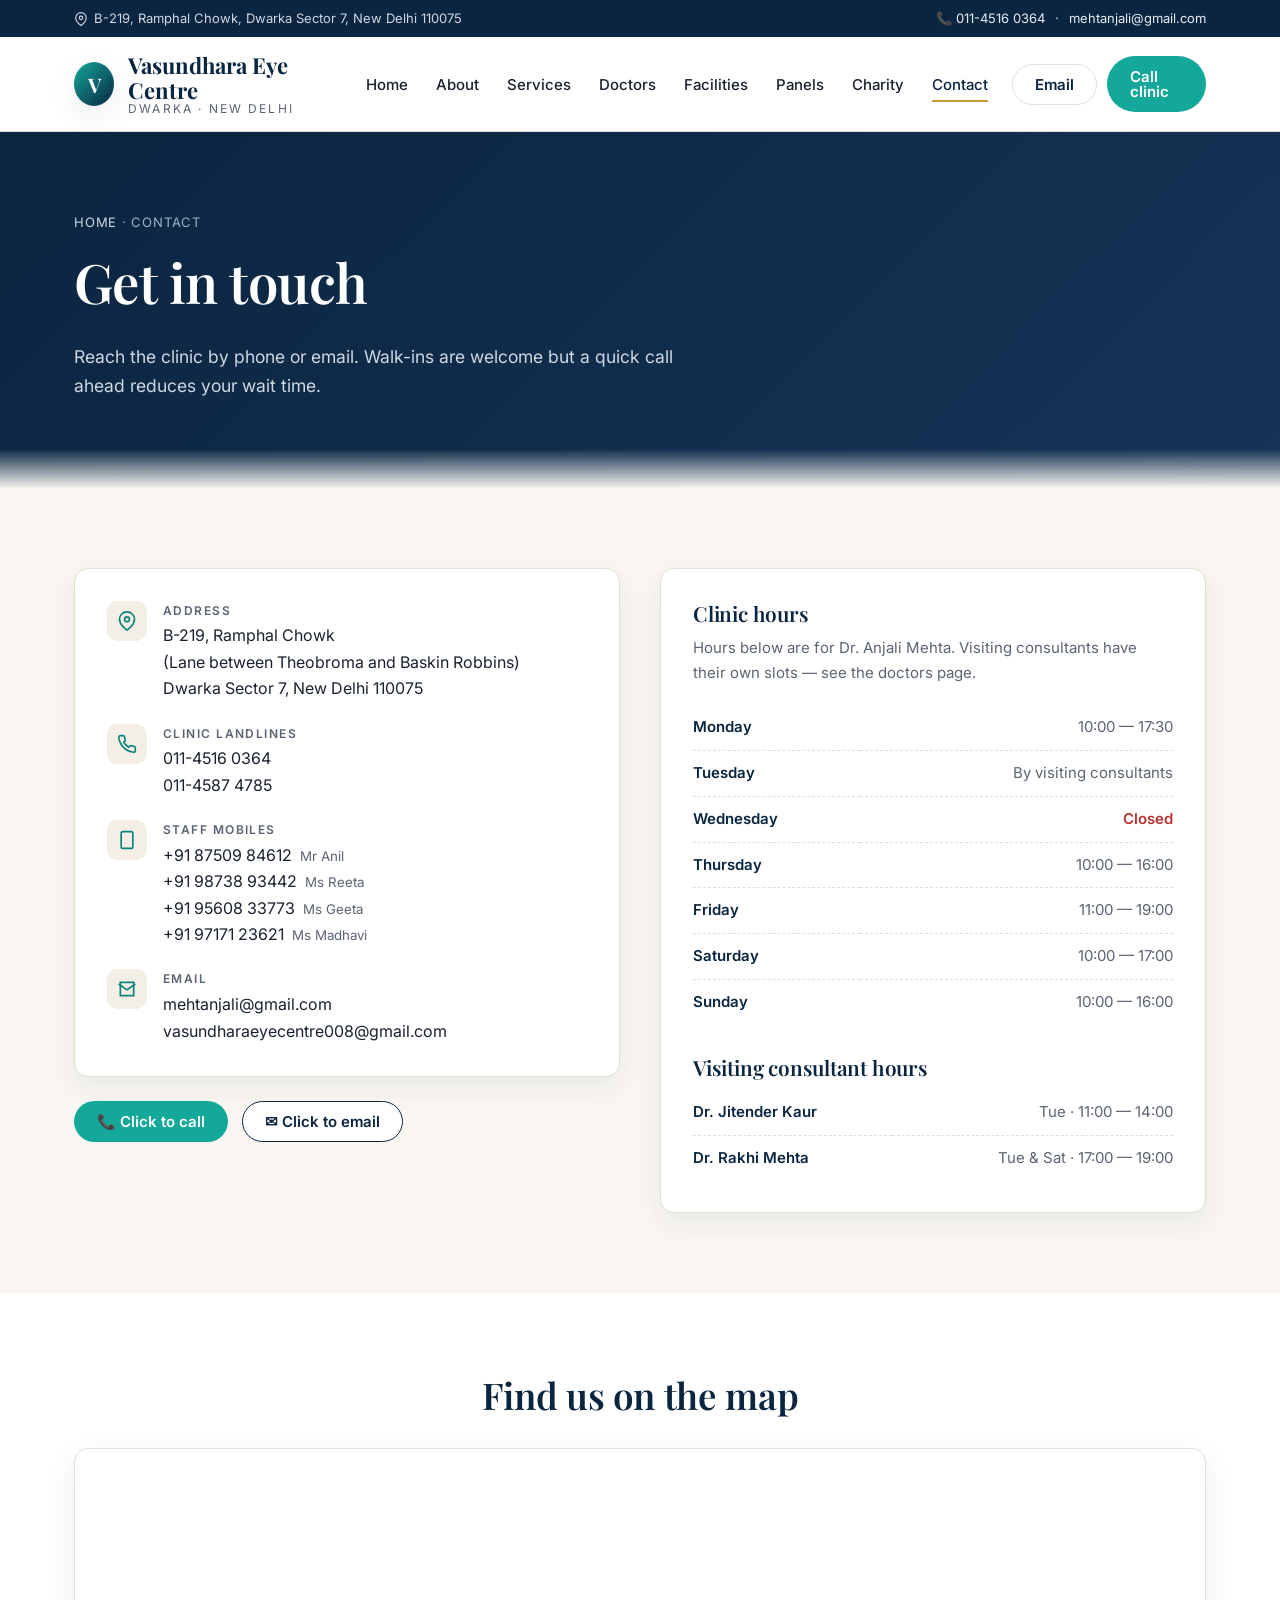
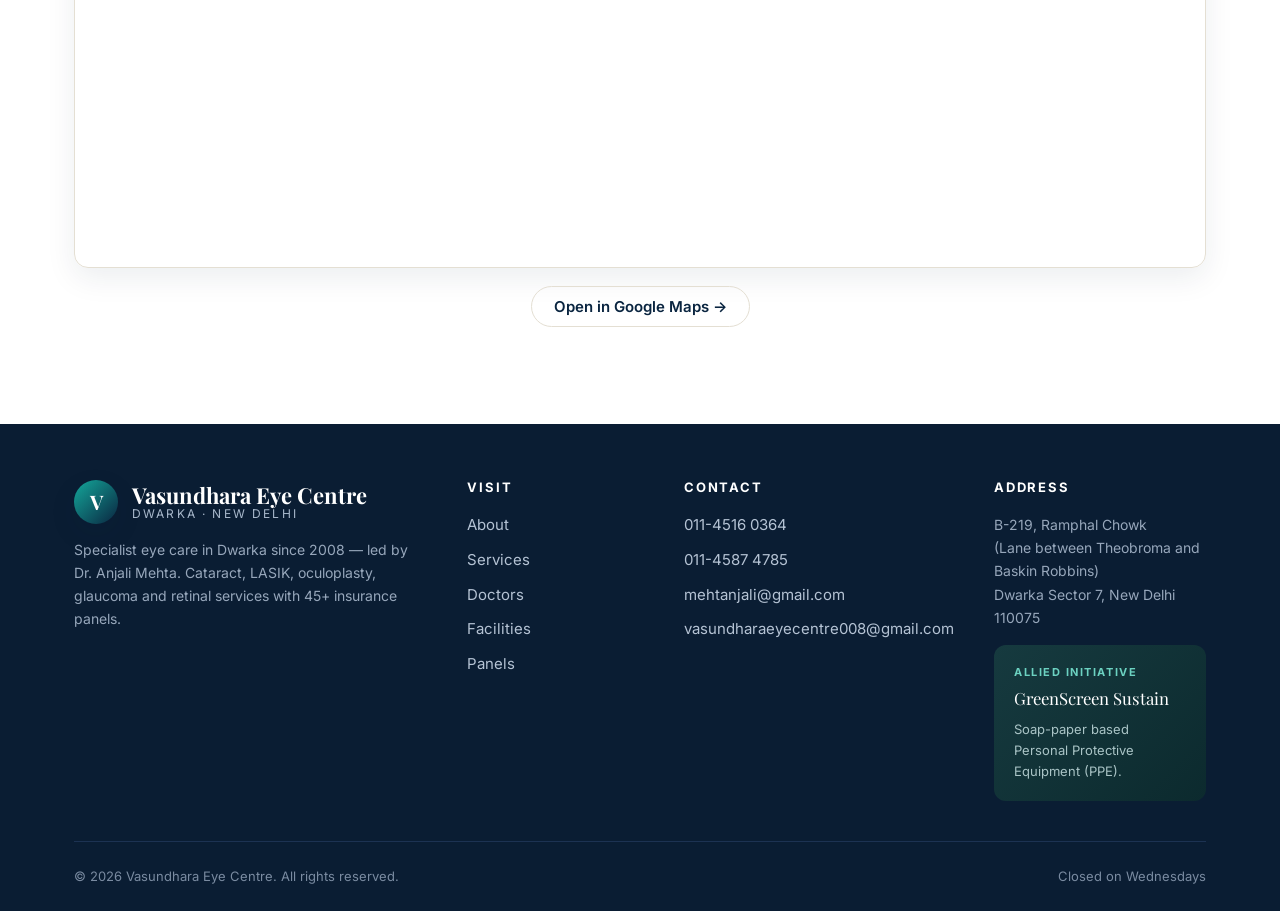
<file: contact.html>
<!DOCTYPE html>
<html lang="en">
<head>
  <!-- Google tag (gtag.js) -->
  <script async src="https://www.googletagmanager.com/gtag/js?id=AW-11141727252"></script>
  <script>
    window.dataLayer = window.dataLayer || [];
    function gtag(){dataLayer.push(arguments);}
    gtag('js', new Date());
    gtag('config', 'AW-11141727252');
  </script>
  <meta charset="UTF-8">
  <meta name="viewport" content="width=device-width, initial-scale=1.0">
  <title>Contact — Vasundhara Eye Centre, Dwarka</title>
  <meta name="description" content="Address, phone, email and clinic hours for Vasundhara Eye Centre at Ramphal Chowk, Dwarka Sector 7, New Delhi.">
  <link rel="preconnect" href="https://fonts.googleapis.com">
  <link rel="preconnect" href="https://fonts.gstatic.com" crossorigin>
  <link href="https://fonts.googleapis.com/css2?family=Inter:wght@400;500;600;700&family=Playfair+Display:ital,wght@0,500;0,600;0,700;1,500&display=swap" rel="stylesheet">
  <link rel="stylesheet" href="css/styles.css">
</head>
<body>

<div class="topbar">
  <div class="container">
    <div class="tb-item">
      <svg width="14" height="14" viewBox="0 0 24 24" fill="none" stroke="currentColor" stroke-width="2"><path d="M21 10c0 7-9 13-9 13s-9-6-9-13a9 9 0 0 1 18 0z"/><circle cx="12" cy="10" r="3"/></svg>
      B-219, Ramphal Chowk, Dwarka Sector 7, New Delhi 110075
    </div>
    <div class="tb-item hide-sm">
      <a href="tel:01145160364">📞 011-4516 0364</a>&nbsp;·&nbsp;
      <a href="mailto:mehtanjali@gmail.com">mehtanjali@gmail.com</a>
    </div>
  </div>
</div>

<header class="header">
  <div class="container">
    <a class="brand" href="index.html">
      <span class="brand-mark">V</span>
      <span class="brand-text">
        <span class="brand-name">Vasundhara Eye Centre</span>
        <span class="brand-tag">Dwarka · New Delhi</span>
      </span>
    </a>
    <nav class="nav">
      <ul>
        <li><a href="index.html">Home</a></li>
        <li><a href="about.html">About</a></li>
        <li><a href="services.html">Services</a></li>
        <li><a href="doctors.html">Doctors</a></li>
        <li><a href="facilities.html">Facilities</a></li>
        <li><a href="panels.html">Panels</a></li>
        <li><a href="http://sagartrust.com" target="_blank" rel="noopener">Charity</a></li>
        <li><a href="contact.html" class="active">Contact</a></li>
      </ul>
    </nav>
    <div class="cta-group">
      <a class="btn btn-outline hide-sm" href="mailto:mehtanjali@gmail.com">Email</a>
      <a class="btn btn-primary" href="tel:01145160364">Call clinic</a>
      <button class="menu-toggle" aria-label="Open menu">
        <svg width="24" height="24" viewBox="0 0 24 24" fill="none" stroke="currentColor" stroke-width="2"><line x1="3" y1="6" x2="21" y2="6"/><line x1="3" y1="12" x2="21" y2="12"/><line x1="3" y1="18" x2="21" y2="18"/></svg>
      </button>
    </div>
  </div>
</header>

<section class="page-header">
  <div class="container">
    <div class="breadcrumbs"><a href="index.html">Home</a> · Contact</div>
    <h1>Get in touch</h1>
    <p class="lead">Reach the clinic by phone or email. Walk-ins are welcome but a quick call ahead reduces your wait time.</p>
  </div>
</section>

<section>
  <div class="container">
    <div class="contact-grid">

      <!-- Left: contact details + buttons -->
      <div>
        <div class="contact-card" style="margin-bottom:24px;">
          <div class="contact-row">
            <div class="contact-ic">
              <svg viewBox="0 0 24 24"><path d="M21 10c0 7-9 13-9 13s-9-6-9-13a9 9 0 0 1 18 0z"/><circle cx="12" cy="10" r="3"/></svg>
            </div>
            <div class="contact-info">
              <div class="label">Address</div>
              <div class="value">B-219, Ramphal Chowk<br>(Lane between Theobroma and Baskin Robbins)<br>Dwarka Sector 7, New Delhi 110075</div>
            </div>
          </div>
          <div class="contact-row">
            <div class="contact-ic">
              <svg viewBox="0 0 24 24"><path d="M22 16.92v3a2 2 0 0 1-2.18 2 19.79 19.79 0 0 1-8.63-3.07 19.5 19.5 0 0 1-6-6 19.79 19.79 0 0 1-3.07-8.67A2 2 0 0 1 4.11 2h3a2 2 0 0 1 2 1.72 12.84 12.84 0 0 0 .7 2.81 2 2 0 0 1-.45 2.11L8.09 9.91a16 16 0 0 0 6 6l1.27-1.27a2 2 0 0 1 2.11-.45 12.84 12.84 0 0 0 2.81.7A2 2 0 0 1 22 16.92z"/></svg>
            </div>
            <div class="contact-info">
              <div class="label">Clinic landlines</div>
              <div class="value">
                <a href="tel:01145160364">011-4516 0364</a><br>
                <a href="tel:01145874785">011-4587 4785</a>
              </div>
            </div>
          </div>
          <div class="contact-row">
            <div class="contact-ic">
              <svg viewBox="0 0 24 24"><rect x="5" y="2" width="14" height="20" rx="2"/><line x1="12" y1="18" x2="12.01" y2="18"/></svg>
            </div>
            <div class="contact-info">
              <div class="label">Staff mobiles</div>
              <div class="value">
                <a href="tel:+918750984612">+91 87509 84612</a> &nbsp;<small style="color:var(--muted)">Mr Anil</small><br>
                <a href="tel:+919873893442">+91 98738 93442</a> &nbsp;<small style="color:var(--muted)">Ms Reeta</small><br>
                <a href="tel:+919560833773">+91 95608 33773</a> &nbsp;<small style="color:var(--muted)">Ms Geeta</small><br>
                <a href="tel:+919717123621">+91 97171 23621</a> &nbsp;<small style="color:var(--muted)">Ms Madhavi</small>
              </div>
            </div>
          </div>
          <div class="contact-row">
            <div class="contact-ic">
              <svg viewBox="0 0 24 24"><path d="M4 4h16v16H4z"/><path d="M22 6l-10 7L2 6"/></svg>
            </div>
            <div class="contact-info">
              <div class="label">Email</div>
              <div class="value">
                <a href="mailto:mehtanjali@gmail.com">mehtanjali@gmail.com</a><br>
                <a href="mailto:vasundharaeyecentre008@gmail.com">vasundharaeyecentre008@gmail.com</a>
              </div>
            </div>
          </div>
        </div>

        <div class="hero-ctas">
          <a class="btn btn-primary" href="tel:01145160364">📞 Click to call</a>
          <a class="btn btn-secondary" href="mailto:mehtanjali@gmail.com">✉ Click to email</a>
        </div>
      </div>

      <!-- Right: hours -->
      <div class="contact-card">
        <h3 style="margin-top:0;">Clinic hours</h3>
        <p style="color:var(--muted);font-size:15px;margin-bottom:20px;">Hours below are for Dr. Anjali Mehta. Visiting consultants have their own slots — see the doctors page.</p>
        <table class="hours-table">
          <tr><td>Monday</td><td>10:00 — 17:30</td></tr>
          <tr><td>Tuesday</td><td>By visiting consultants</td></tr>
          <tr class="closed"><td>Wednesday</td><td>Closed</td></tr>
          <tr><td>Thursday</td><td>10:00 — 16:00</td></tr>
          <tr><td>Friday</td><td>11:00 — 19:00</td></tr>
          <tr><td>Saturday</td><td>10:00 — 17:00</td></tr>
          <tr><td>Sunday</td><td>10:00 — 16:00</td></tr>
        </table>

        <h3 style="margin-top:30px;">Visiting consultant hours</h3>
        <table class="hours-table">
          <tr><td>Dr. Jitender Kaur</td><td>Tue · 11:00 — 14:00</td></tr>
          <tr><td>Dr. Rakhi Mehta</td><td>Tue &amp; Sat · 17:00 — 19:00</td></tr>
        </table>
      </div>

    </div>
  </div>
</section>

<section class="alt">
  <div class="container">
    <h2 style="text-align:center; margin-bottom:30px;">Find us on the map</h2>
    <div class="map-wrap">
      <iframe
        src="https://www.google.com/maps?q=B-219%2C+Ramphal+Chowk%2C+Dwarka+Sector+7%2C+New+Delhi+110075&output=embed"
        loading="lazy" allowfullscreen referrerpolicy="no-referrer-when-downgrade"></iframe>
    </div>
    <p style="text-align:center; margin-top:18px;">
      <a class="btn btn-outline" href="https://www.google.com/maps/dir/?api=1&destination=Vasundhara+Eye+Centre+Ramphal+Chowk+Dwarka" target="_blank" rel="noopener">Open in Google Maps →</a>
    </p>
  </div>
</section>

<footer class="footer">
  <div class="container">
    <div class="footer-grid">
      <div>
        <a class="brand" href="index.html" style="text-decoration:none;">
          <span class="brand-mark">V</span>
          <span class="brand-text">
            <span class="brand-name">Vasundhara Eye Centre</span>
            <span class="brand-tag">Dwarka · New Delhi</span>
          </span>
        </a>
        <p>Specialist eye care in Dwarka since 2008 — led by Dr. Anjali Mehta. Cataract, LASIK, oculoplasty, glaucoma and retinal services with 45+ insurance panels.</p>
      </div>
      <div>
        <h4>Visit</h4>
        <ul>
          <li><a href="about.html">About</a></li>
          <li><a href="services.html">Services</a></li>
          <li><a href="doctors.html">Doctors</a></li>
          <li><a href="facilities.html">Facilities</a></li>
          <li><a href="panels.html">Panels</a></li>
        </ul>
      </div>
      <div>
        <h4>Contact</h4>
        <ul>
          <li>011-4516 0364</li>
          <li>011-4587 4785</li>
          <li><a href="mailto:mehtanjali@gmail.com">mehtanjali@gmail.com</a></li>
          <li><a href="mailto:vasundharaeyecentre008@gmail.com">vasundharaeyecentre008@gmail.com</a></li>
        </ul>
      </div>
      <div>
        <h4>Address</h4>
        <p style="margin-top:0;">B-219, Ramphal Chowk<br>(Lane between Theobroma and Baskin Robbins)<br>Dwarka Sector 7, New Delhi 110075</p>
        <div class="partner-card">
          <div class="label">Allied initiative</div>
          <a href="https://www.greenscreensustain.in" target="_blank" rel="noopener">GreenScreen Sustain</a>
          <p>Soap-paper based Personal Protective Equipment (PPE).</p>
        </div>
      </div>
    </div>
    <div class="footer-bottom">
      <span>© <span id="yr">2026</span> Vasundhara Eye Centre. All rights reserved.</span>
      <span>Closed on Wednesdays</span>
    </div>
  </div>
</footer>

<div class="fab">
  <a href="mailto:mehtanjali@gmail.com" class="email" aria-label="Email">
    <svg viewBox="0 0 24 24"><path d="M4 4h16v16H4z"/><path d="M22 6l-10 7L2 6"/></svg>
  </a>
  <a href="tel:01145160364" aria-label="Call">
    <svg viewBox="0 0 24 24"><path d="M22 16.92v3a2 2 0 0 1-2.18 2 19.79 19.79 0 0 1-8.63-3.07 19.5 19.5 0 0 1-6-6 19.79 19.79 0 0 1-3.07-8.67A2 2 0 0 1 4.11 2h3a2 2 0 0 1 2 1.72 12.84 12.84 0 0 0 .7 2.81 2 2 0 0 1-.45 2.11L8.09 9.91a16 16 0 0 0 6 6l1.27-1.27a2 2 0 0 1 2.11-.45 12.84 12.84 0 0 0 2.81.7A2 2 0 0 1 22 16.92z"/></svg>
  </a>
</div>

<script src="js/main.js"></script>
<script>document.getElementById('yr').textContent = new Date().getFullYear();</script>
</body>
</html>
</file>
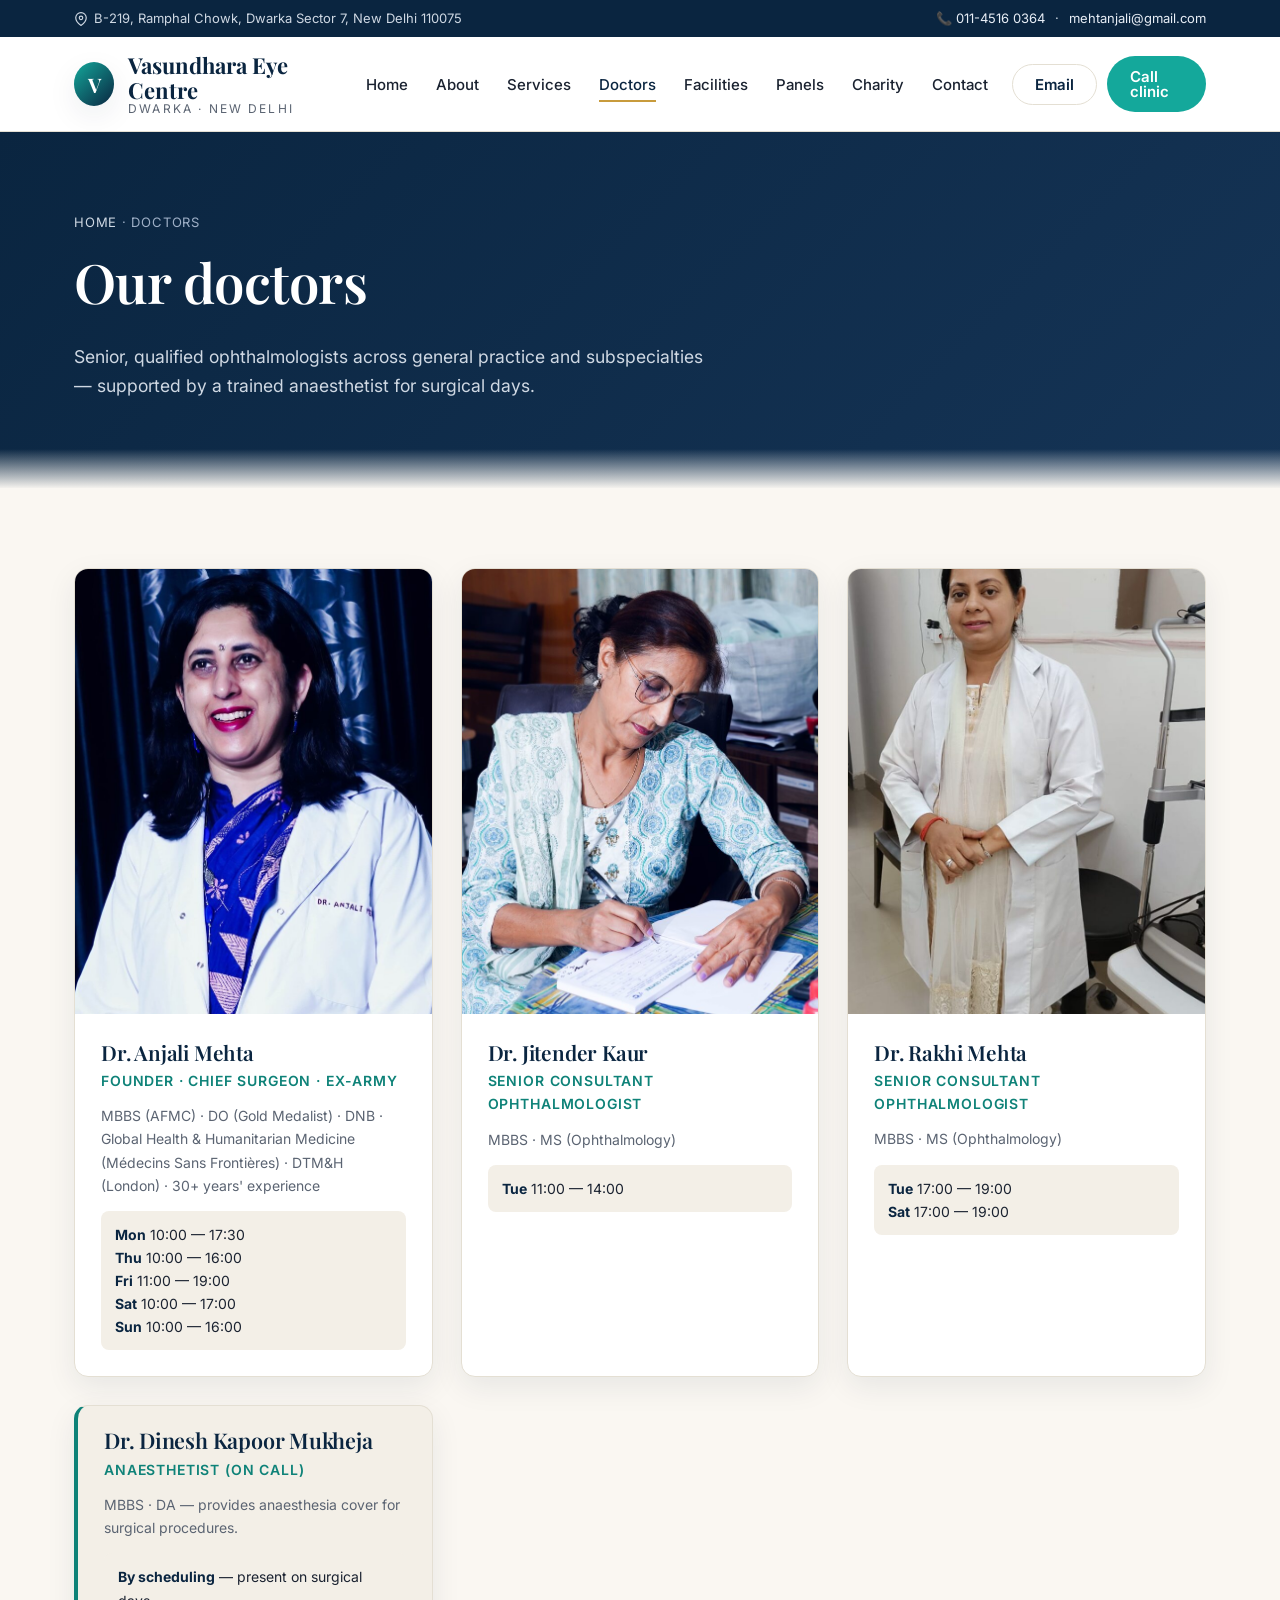
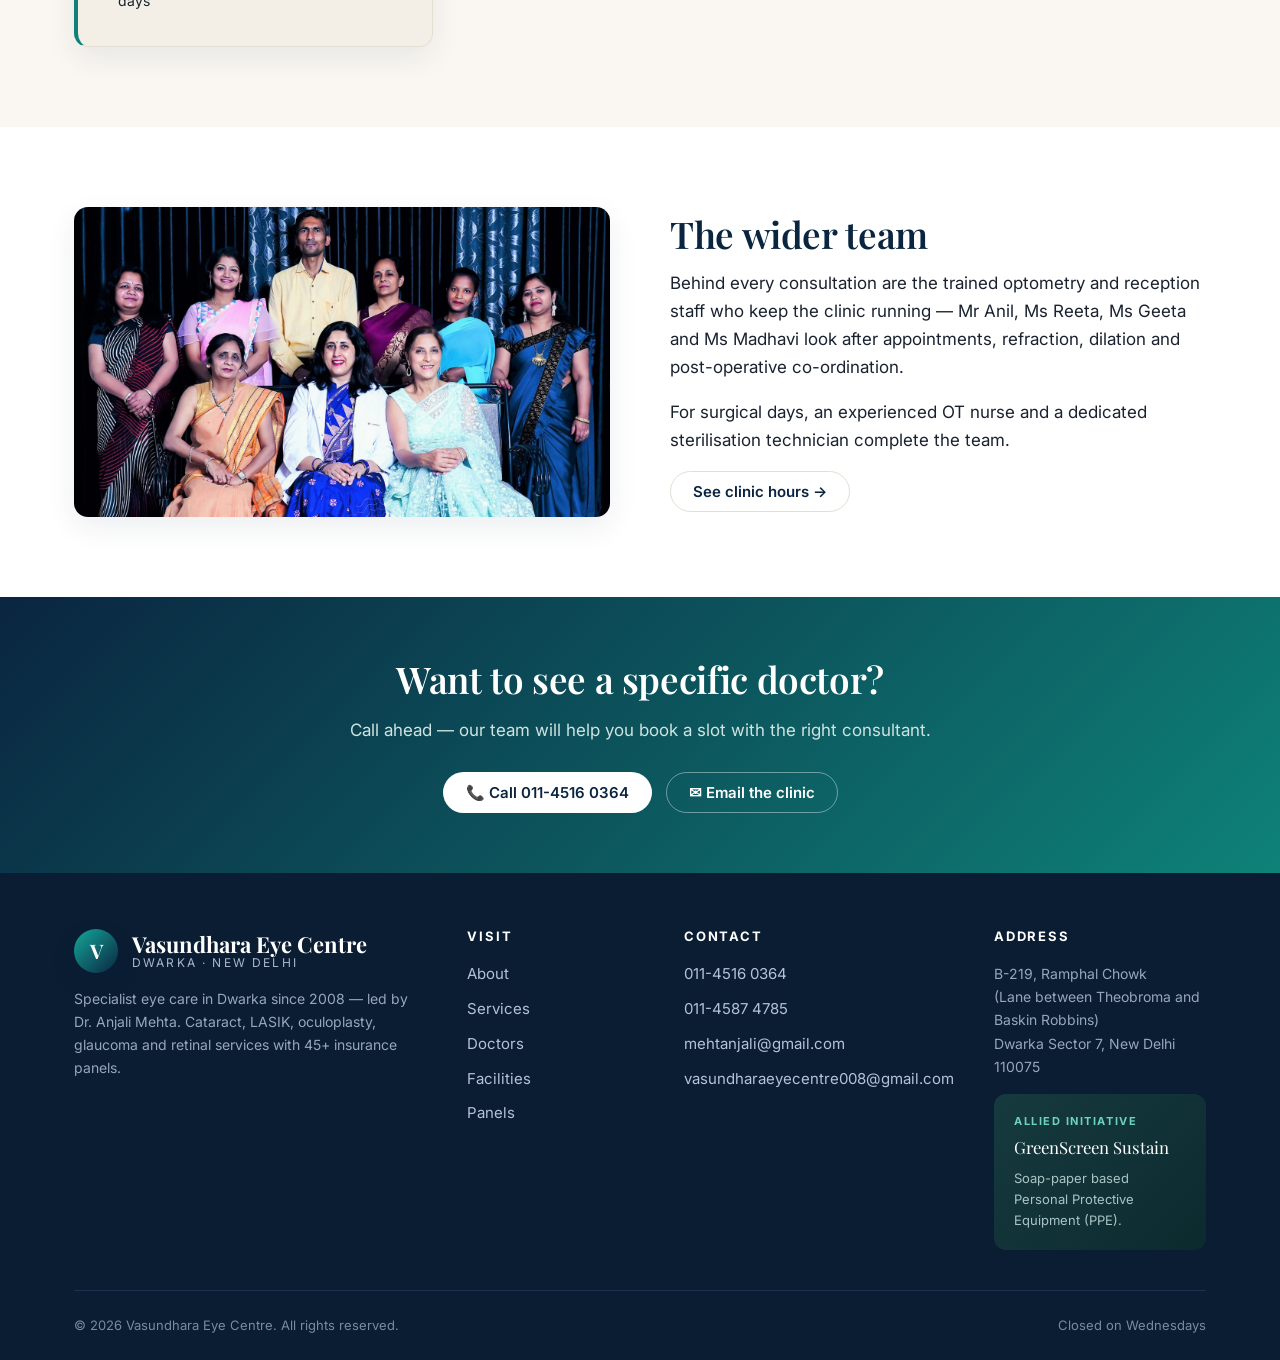
<file: doctors.html>
<!DOCTYPE html>
<html lang="en">
<head>
  <!-- Google tag (gtag.js) -->
  <script async src="https://www.googletagmanager.com/gtag/js?id=AW-11141727252"></script>
  <script>
    window.dataLayer = window.dataLayer || [];
    function gtag(){dataLayer.push(arguments);}
    gtag('js', new Date());
    gtag('config', 'AW-11141727252');
  </script>
  <meta charset="UTF-8">
  <meta name="viewport" content="width=device-width, initial-scale=1.0">
  <title>Doctors — Vasundhara Eye Centre, Dwarka</title>
  <meta name="description" content="Meet the team at Vasundhara Eye Centre — Dr. Anjali Mehta, Dr. Jitender Kaur, Dr. Rakhi Mehta and our visiting anaesthetist.">
  <link rel="preconnect" href="https://fonts.googleapis.com">
  <link rel="preconnect" href="https://fonts.gstatic.com" crossorigin>
  <link href="https://fonts.googleapis.com/css2?family=Inter:wght@400;500;600;700&family=Playfair+Display:ital,wght@0,500;0,600;0,700;1,500&display=swap" rel="stylesheet">
  <link rel="stylesheet" href="css/styles.css">
</head>
<body>

<div class="topbar">
  <div class="container">
    <div class="tb-item">
      <svg width="14" height="14" viewBox="0 0 24 24" fill="none" stroke="currentColor" stroke-width="2"><path d="M21 10c0 7-9 13-9 13s-9-6-9-13a9 9 0 0 1 18 0z"/><circle cx="12" cy="10" r="3"/></svg>
      B-219, Ramphal Chowk, Dwarka Sector 7, New Delhi 110075
    </div>
    <div class="tb-item hide-sm">
      <a href="tel:01145160364">📞 011-4516 0364</a>&nbsp;·&nbsp;
      <a href="mailto:mehtanjali@gmail.com">mehtanjali@gmail.com</a>
    </div>
  </div>
</div>

<header class="header">
  <div class="container">
    <a class="brand" href="index.html">
      <span class="brand-mark">V</span>
      <span class="brand-text">
        <span class="brand-name">Vasundhara Eye Centre</span>
        <span class="brand-tag">Dwarka · New Delhi</span>
      </span>
    </a>
    <nav class="nav">
      <ul>
        <li><a href="index.html">Home</a></li>
        <li><a href="about.html">About</a></li>
        <li><a href="services.html">Services</a></li>
        <li><a href="doctors.html" class="active">Doctors</a></li>
        <li><a href="facilities.html">Facilities</a></li>
        <li><a href="panels.html">Panels</a></li>
        <li><a href="http://sagartrust.com" target="_blank" rel="noopener">Charity</a></li>
        <li><a href="contact.html">Contact</a></li>
      </ul>
    </nav>
    <div class="cta-group">
      <a class="btn btn-outline hide-sm" href="mailto:mehtanjali@gmail.com">Email</a>
      <a class="btn btn-primary" href="tel:01145160364">Call clinic</a>
      <button class="menu-toggle" aria-label="Open menu">
        <svg width="24" height="24" viewBox="0 0 24 24" fill="none" stroke="currentColor" stroke-width="2"><line x1="3" y1="6" x2="21" y2="6"/><line x1="3" y1="12" x2="21" y2="12"/><line x1="3" y1="18" x2="21" y2="18"/></svg>
      </button>
    </div>
  </div>
</header>

<section class="page-header">
  <div class="container">
    <div class="breadcrumbs"><a href="index.html">Home</a> · Doctors</div>
    <h1>Our doctors</h1>
    <p class="lead">Senior, qualified ophthalmologists across general practice and subspecialties — supported by a trained anaesthetist for surgical days.</p>
  </div>
</section>

<section>
  <div class="container">
    <div class="doctors-grid">

      <div class="doc-card">
        <div class="doc-photo"><img src="images/dr-anjali-portrait.jpg" alt="Dr. Anjali Mehta"></div>
        <div class="doc-body">
          <h3>Dr. Anjali Mehta</h3>
          <div class="doc-role">Founder · Chief Surgeon · Ex-Army</div>
          <div class="doc-creds">MBBS (AFMC) · DO (Gold Medalist) · DNB · Global Health &amp; Humanitarian Medicine (Médecins Sans Frontières) · DTM&amp;H (London) · 30+ years' experience</div>
          <div class="doc-hours">
            <strong>Mon</strong> 10:00 — 17:30<br>
            <strong>Thu</strong> 10:00 — 16:00<br>
            <strong>Fri</strong> 11:00 — 19:00<br>
            <strong>Sat</strong> 10:00 — 17:00<br>
            <strong>Sun</strong> 10:00 — 16:00
          </div>
        </div>
      </div>

      <div class="doc-card">
        <div class="doc-photo"><img src="images/senior-consultant.jpg" alt="Dr. Jitender Kaur"></div>
        <div class="doc-body">
          <h3>Dr. Jitender Kaur</h3>
          <div class="doc-role">Senior Consultant Ophthalmologist</div>
          <div class="doc-creds">MBBS · MS (Ophthalmology)</div>
          <div class="doc-hours">
            <strong>Tue</strong> 11:00 — 14:00
          </div>
        </div>
      </div>

      <div class="doc-card">
        <div class="doc-photo"><img src="images/dr-rakhi-mehta.jpg" alt="Dr. Rakhi Mehta"></div>
        <div class="doc-body">
          <h3>Dr. Rakhi Mehta</h3>
          <div class="doc-role">Senior Consultant Ophthalmologist</div>
          <div class="doc-creds">MBBS · MS (Ophthalmology)</div>
          <div class="doc-hours">
            <strong>Tue</strong> 17:00 — 19:00<br>
            <strong>Sat</strong> 17:00 — 19:00
          </div>
        </div>
      </div>

      <div class="doc-card text-only">
        <div class="doc-body">
          <h3>Dr. Dinesh Kapoor Mukheja</h3>
          <div class="doc-role">Anaesthetist (on call)</div>
          <div class="doc-creds">MBBS · DA — provides anaesthesia cover for surgical procedures.</div>
          <div class="doc-hours">
            <strong>By scheduling</strong> — present on surgical days
          </div>
        </div>
      </div>

    </div>
  </div>
</section>

<section class="alt">
  <div class="container">
    <div class="split">
      <div class="img-col"><img src="images/team.jpg" alt="The Vasundhara team"></div>
      <div>
        <h2>The wider team</h2>
        <p>Behind every consultation are the trained optometry and reception staff who keep the clinic running — Mr Anil, Ms Reeta, Ms Geeta and Ms Madhavi look after appointments, refraction, dilation and post-operative co-ordination.</p>
        <p>For surgical days, an experienced OT nurse and a dedicated sterilisation technician complete the team.</p>
        <a class="btn btn-outline" href="contact.html">See clinic hours →</a>
      </div>
    </div>
  </div>
</section>

<section class="cta-band">
  <div class="container">
    <h2>Want to see a specific doctor?</h2>
    <p>Call ahead — our team will help you book a slot with the right consultant.</p>
    <div class="hero-ctas" style="justify-content:center;">
      <a class="btn btn-primary" href="tel:01145160364">📞 Call 011-4516 0364</a>
      <a class="btn btn-ghost" href="mailto:mehtanjali@gmail.com">✉ Email the clinic</a>
    </div>
  </div>
</section>

<footer class="footer">
  <div class="container">
    <div class="footer-grid">
      <div>
        <a class="brand" href="index.html" style="text-decoration:none;">
          <span class="brand-mark">V</span>
          <span class="brand-text">
            <span class="brand-name">Vasundhara Eye Centre</span>
            <span class="brand-tag">Dwarka · New Delhi</span>
          </span>
        </a>
        <p>Specialist eye care in Dwarka since 2008 — led by Dr. Anjali Mehta. Cataract, LASIK, oculoplasty, glaucoma and retinal services with 45+ insurance panels.</p>
      </div>
      <div>
        <h4>Visit</h4>
        <ul>
          <li><a href="about.html">About</a></li>
          <li><a href="services.html">Services</a></li>
          <li><a href="doctors.html">Doctors</a></li>
          <li><a href="facilities.html">Facilities</a></li>
          <li><a href="panels.html">Panels</a></li>
        </ul>
      </div>
      <div>
        <h4>Contact</h4>
        <ul>
          <li>011-4516 0364</li>
          <li>011-4587 4785</li>
          <li><a href="mailto:mehtanjali@gmail.com">mehtanjali@gmail.com</a></li>
          <li><a href="mailto:vasundharaeyecentre008@gmail.com">vasundharaeyecentre008@gmail.com</a></li>
        </ul>
      </div>
      <div>
        <h4>Address</h4>
        <p style="margin-top:0;">B-219, Ramphal Chowk<br>(Lane between Theobroma and Baskin Robbins)<br>Dwarka Sector 7, New Delhi 110075</p>
        <div class="partner-card">
          <div class="label">Allied initiative</div>
          <a href="https://www.greenscreensustain.in" target="_blank" rel="noopener">GreenScreen Sustain</a>
          <p>Soap-paper based Personal Protective Equipment (PPE).</p>
        </div>
      </div>
    </div>
    <div class="footer-bottom">
      <span>© <span id="yr">2026</span> Vasundhara Eye Centre. All rights reserved.</span>
      <span>Closed on Wednesdays</span>
    </div>
  </div>
</footer>

<div class="fab">
  <a href="mailto:mehtanjali@gmail.com" class="email" aria-label="Email">
    <svg viewBox="0 0 24 24"><path d="M4 4h16v16H4z"/><path d="M22 6l-10 7L2 6"/></svg>
  </a>
  <a href="tel:01145160364" aria-label="Call">
    <svg viewBox="0 0 24 24"><path d="M22 16.92v3a2 2 0 0 1-2.18 2 19.79 19.79 0 0 1-8.63-3.07 19.5 19.5 0 0 1-6-6 19.79 19.79 0 0 1-3.07-8.67A2 2 0 0 1 4.11 2h3a2 2 0 0 1 2 1.72 12.84 12.84 0 0 0 .7 2.81 2 2 0 0 1-.45 2.11L8.09 9.91a16 16 0 0 0 6 6l1.27-1.27a2 2 0 0 1 2.11-.45 12.84 12.84 0 0 0 2.81.7A2 2 0 0 1 22 16.92z"/></svg>
  </a>
</div>

<script src="js/main.js"></script>
<script>document.getElementById('yr').textContent = new Date().getFullYear();</script>
</body>
</html>
</file>
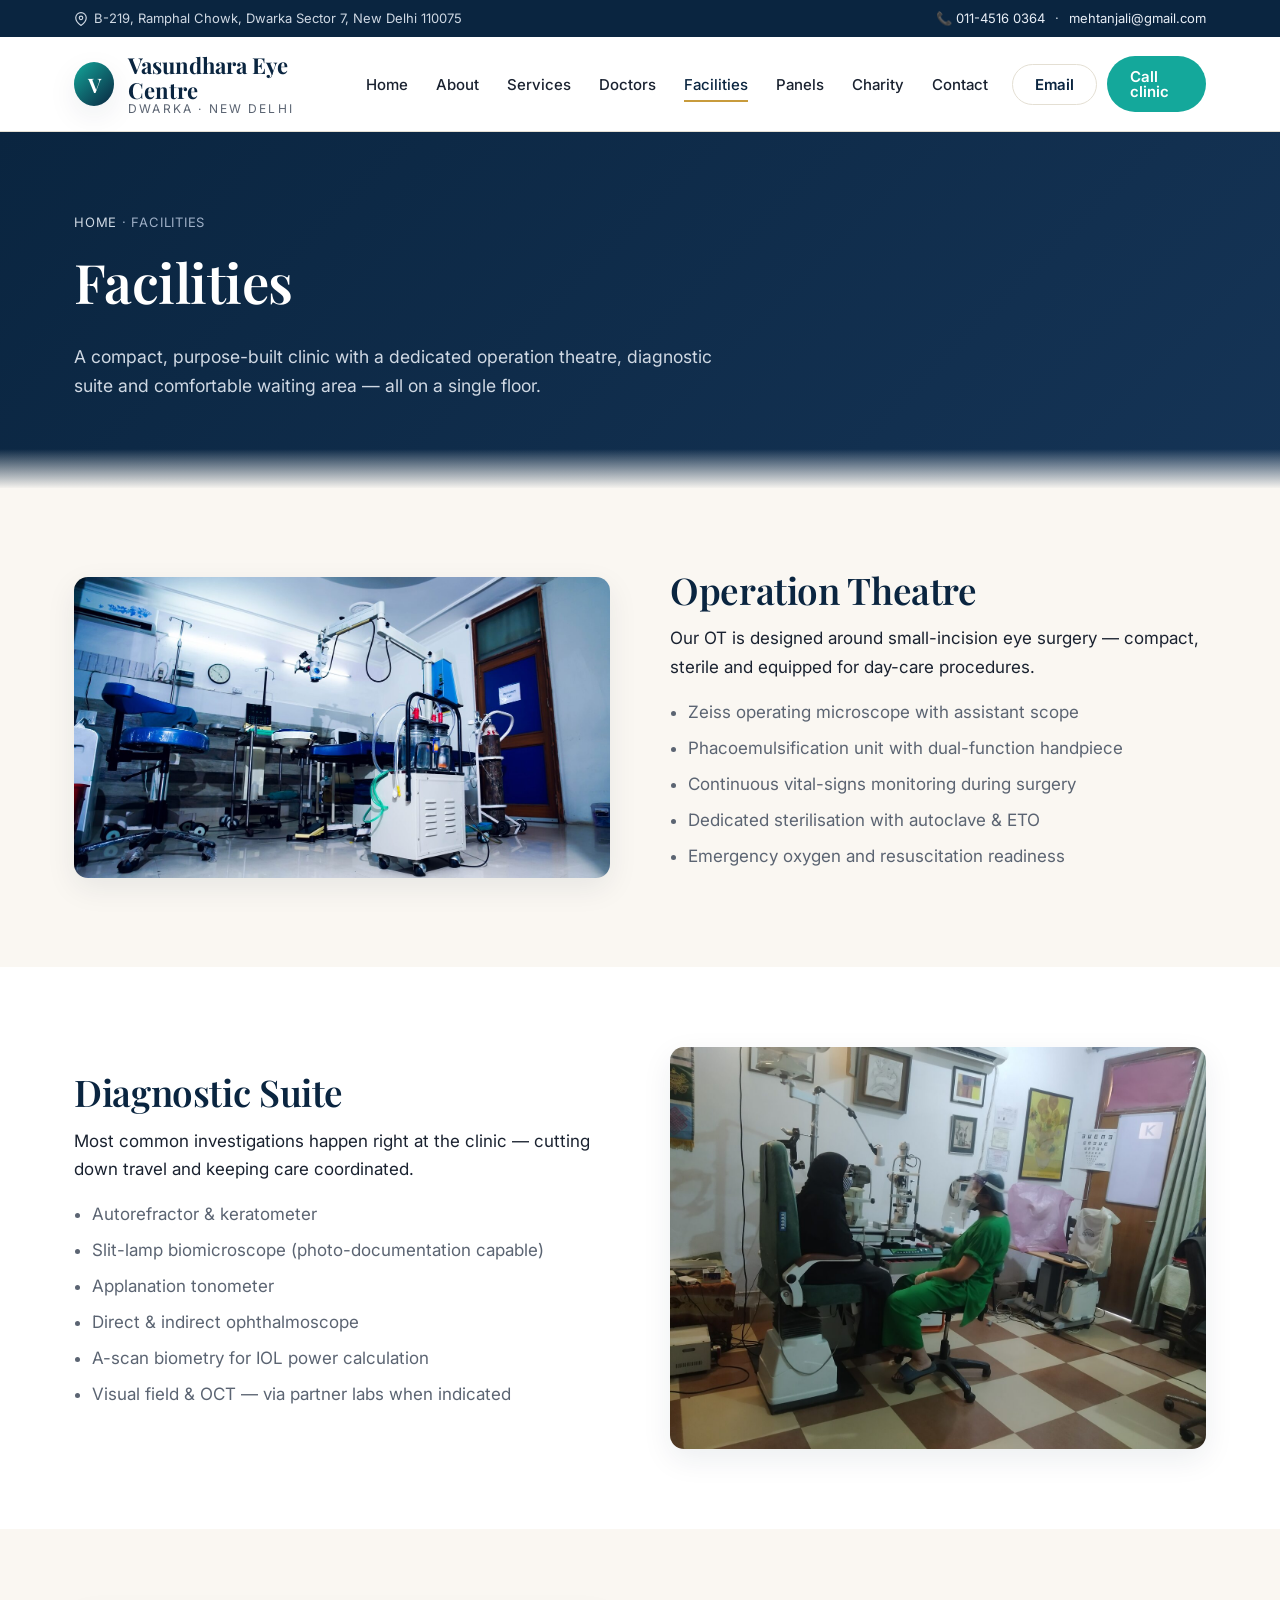
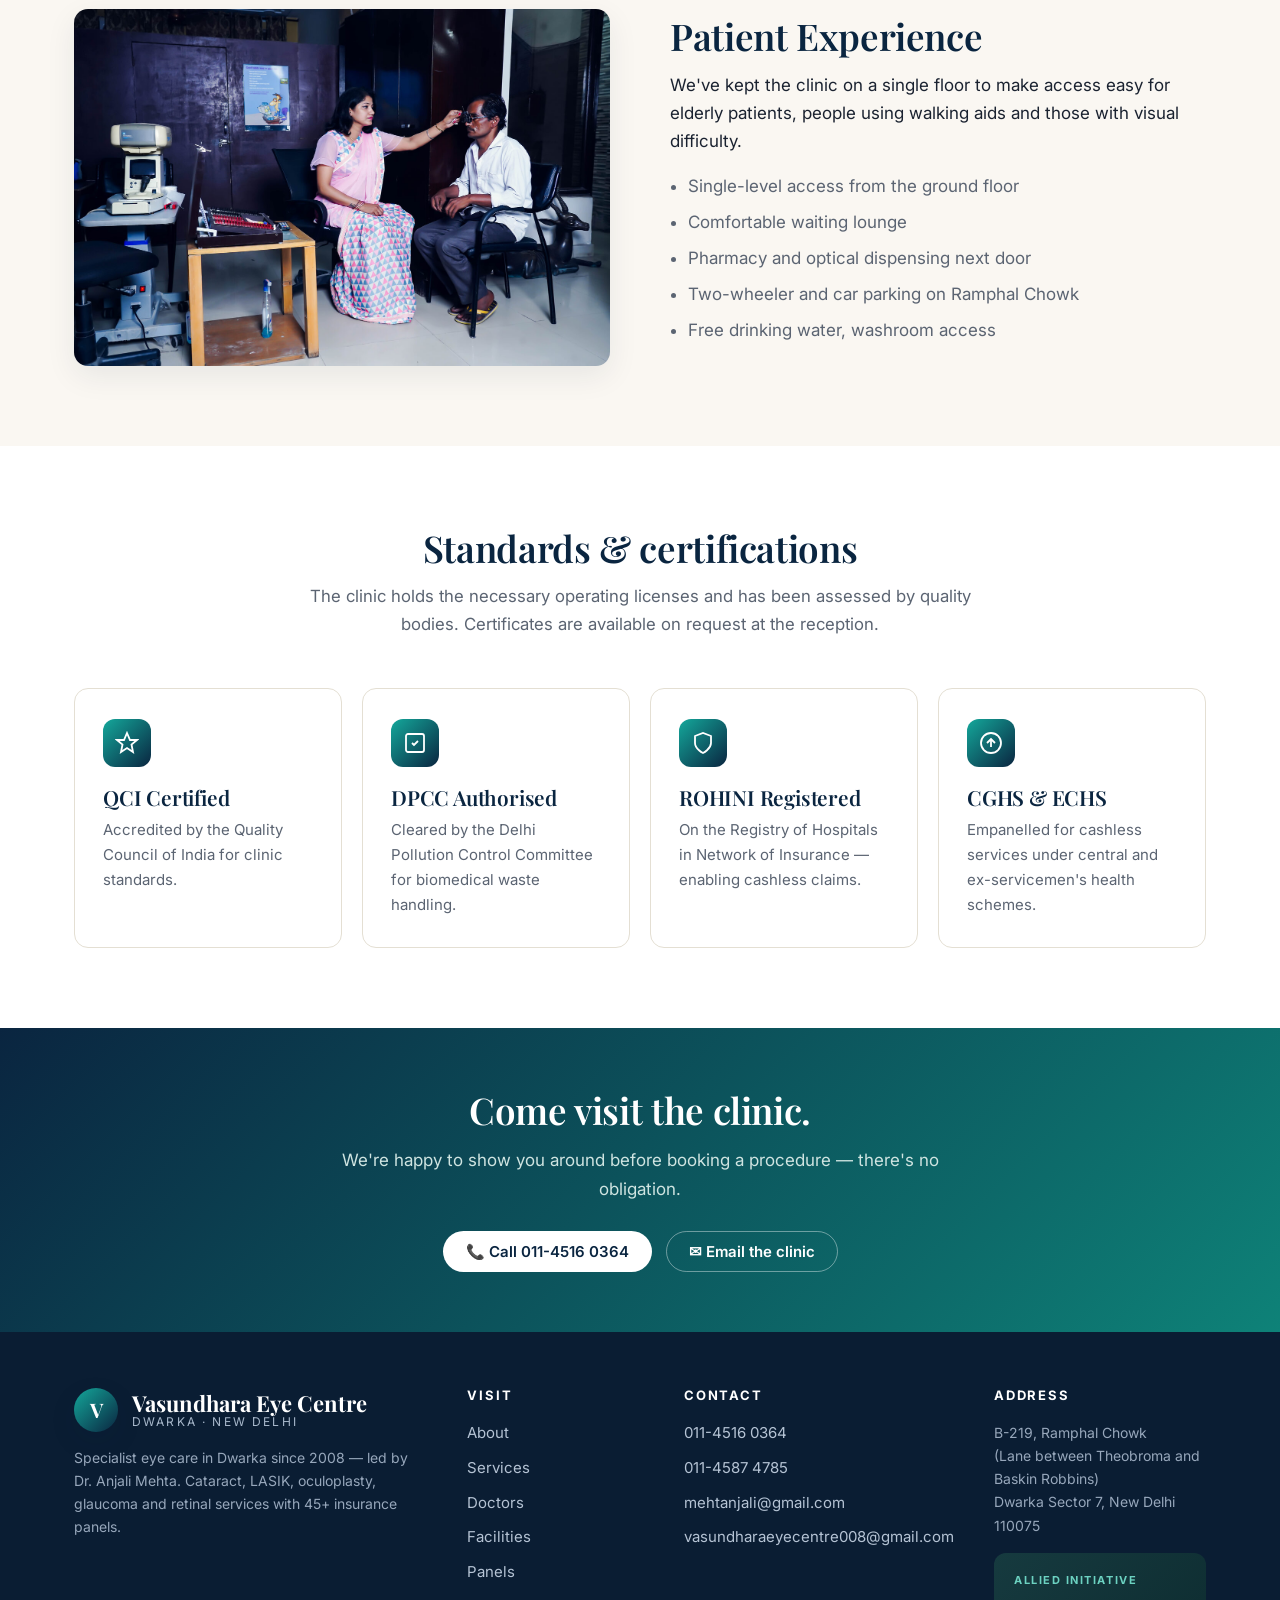
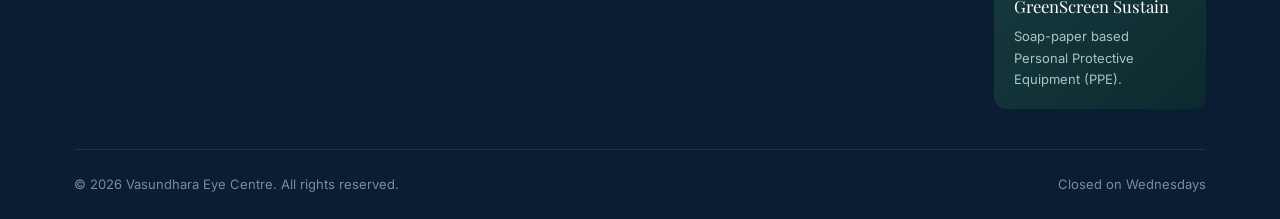
<file: facilities.html>
<!DOCTYPE html>
<html lang="en">
<head>
  <!-- Google tag (gtag.js) -->
  <script async src="https://www.googletagmanager.com/gtag/js?id=AW-11141727252"></script>
  <script>
    window.dataLayer = window.dataLayer || [];
    function gtag(){dataLayer.push(arguments);}
    gtag('js', new Date());
    gtag('config', 'AW-11141727252');
  </script>
  <meta charset="UTF-8">
  <meta name="viewport" content="width=device-width, initial-scale=1.0">
  <title>Facilities — Vasundhara Eye Centre, Dwarka</title>
  <meta name="description" content="Modern operation theatre, diagnostic suite and patient-care facilities at Vasundhara Eye Centre.">
  <link rel="preconnect" href="https://fonts.googleapis.com">
  <link rel="preconnect" href="https://fonts.gstatic.com" crossorigin>
  <link href="https://fonts.googleapis.com/css2?family=Inter:wght@400;500;600;700&family=Playfair+Display:ital,wght@0,500;0,600;0,700;1,500&display=swap" rel="stylesheet">
  <link rel="stylesheet" href="css/styles.css">
</head>
<body>

<div class="topbar">
  <div class="container">
    <div class="tb-item">
      <svg width="14" height="14" viewBox="0 0 24 24" fill="none" stroke="currentColor" stroke-width="2"><path d="M21 10c0 7-9 13-9 13s-9-6-9-13a9 9 0 0 1 18 0z"/><circle cx="12" cy="10" r="3"/></svg>
      B-219, Ramphal Chowk, Dwarka Sector 7, New Delhi 110075
    </div>
    <div class="tb-item hide-sm">
      <a href="tel:01145160364">📞 011-4516 0364</a>&nbsp;·&nbsp;
      <a href="mailto:mehtanjali@gmail.com">mehtanjali@gmail.com</a>
    </div>
  </div>
</div>

<header class="header">
  <div class="container">
    <a class="brand" href="index.html">
      <span class="brand-mark">V</span>
      <span class="brand-text">
        <span class="brand-name">Vasundhara Eye Centre</span>
        <span class="brand-tag">Dwarka · New Delhi</span>
      </span>
    </a>
    <nav class="nav">
      <ul>
        <li><a href="index.html">Home</a></li>
        <li><a href="about.html">About</a></li>
        <li><a href="services.html">Services</a></li>
        <li><a href="doctors.html">Doctors</a></li>
        <li><a href="facilities.html" class="active">Facilities</a></li>
        <li><a href="panels.html">Panels</a></li>
        <li><a href="http://sagartrust.com" target="_blank" rel="noopener">Charity</a></li>
        <li><a href="contact.html">Contact</a></li>
      </ul>
    </nav>
    <div class="cta-group">
      <a class="btn btn-outline hide-sm" href="mailto:mehtanjali@gmail.com">Email</a>
      <a class="btn btn-primary" href="tel:01145160364">Call clinic</a>
      <button class="menu-toggle" aria-label="Open menu">
        <svg width="24" height="24" viewBox="0 0 24 24" fill="none" stroke="currentColor" stroke-width="2"><line x1="3" y1="6" x2="21" y2="6"/><line x1="3" y1="12" x2="21" y2="12"/><line x1="3" y1="18" x2="21" y2="18"/></svg>
      </button>
    </div>
  </div>
</header>

<section class="page-header">
  <div class="container">
    <div class="breadcrumbs"><a href="index.html">Home</a> · Facilities</div>
    <h1>Facilities</h1>
    <p class="lead">A compact, purpose-built clinic with a dedicated operation theatre, diagnostic suite and comfortable waiting area — all on a single floor.</p>
  </div>
</section>

<section>
  <div class="container">
    <div class="split">
      <div class="img-col"><img src="images/ot-overview.jpg" alt="Operation theatre at Vasundhara Eye Centre"></div>
      <div>
        <h2>Operation Theatre</h2>
        <p>Our OT is designed around small-incision eye surgery — compact, sterile and equipped for day-care procedures.</p>
        <ul>
          <li>Zeiss operating microscope with assistant scope</li>
          <li>Phacoemulsification unit with dual-function handpiece</li>
          <li>Continuous vital-signs monitoring during surgery</li>
          <li>Dedicated sterilisation with autoclave &amp; ETO</li>
          <li>Emergency oxygen and resuscitation readiness</li>
        </ul>
      </div>
    </div>
  </div>
</section>

<section class="alt">
  <div class="container">
    <div class="split flip">
      <div class="img-col"><img src="images/diagnostic.jpg" alt="Diagnostic suite"></div>
      <div>
        <h2>Diagnostic Suite</h2>
        <p>Most common investigations happen right at the clinic — cutting down travel and keeping care coordinated.</p>
        <ul>
          <li>Autorefractor &amp; keratometer</li>
          <li>Slit-lamp biomicroscope (photo-documentation capable)</li>
          <li>Applanation tonometer</li>
          <li>Direct &amp; indirect ophthalmoscope</li>
          <li>A-scan biometry for IOL power calculation</li>
          <li>Visual field &amp; OCT — via partner labs when indicated</li>
        </ul>
      </div>
    </div>
  </div>
</section>

<section>
  <div class="container">
    <div class="split">
      <div class="img-col"><img src="images/optometry.jpg" alt="Optometry and refraction area"></div>
      <div>
        <h2>Patient Experience</h2>
        <p>We've kept the clinic on a single floor to make access easy for elderly patients, people using walking aids and those with visual difficulty.</p>
        <ul>
          <li>Single-level access from the ground floor</li>
          <li>Comfortable waiting lounge</li>
          <li>Pharmacy and optical dispensing next door</li>
          <li>Two-wheeler and car parking on Ramphal Chowk</li>
          <li>Free drinking water, washroom access</li>
        </ul>
      </div>
    </div>
  </div>
</section>

<section class="alt">
  <div class="container">
    <div class="section-head">
      <h2>Standards &amp; certifications</h2>
      <p>The clinic holds the necessary operating licenses and has been assessed by quality bodies. Certificates are available on request at the reception.</p>
    </div>
    <div class="cards">
      <div class="card">
        <div class="card-icon"><svg viewBox="0 0 24 24"><path d="M12 2l3 7h7l-5.5 4.5L18 21l-6-4-6 4 1.5-7.5L2 9h7z"/></svg></div>
        <h3>QCI Certified</h3>
        <p>Accredited by the Quality Council of India for clinic standards.</p>
      </div>
      <div class="card">
        <div class="card-icon"><svg viewBox="0 0 24 24"><rect x="3" y="3" width="18" height="18" rx="2"/><path d="M9 12l2 2 4-4"/></svg></div>
        <h3>DPCC Authorised</h3>
        <p>Cleared by the Delhi Pollution Control Committee for biomedical waste handling.</p>
      </div>
      <div class="card">
        <div class="card-icon"><svg viewBox="0 0 24 24"><path d="M12 22s8-4 8-10V5l-8-3-8 3v7c0 6 8 10 8 10z"/></svg></div>
        <h3>ROHINI Registered</h3>
        <p>On the Registry of Hospitals in Network of Insurance — enabling cashless claims.</p>
      </div>
      <div class="card">
        <div class="card-icon"><svg viewBox="0 0 24 24"><circle cx="12" cy="12" r="10"/><polyline points="16 12 12 8 8 12"/><line x1="12" y1="16" x2="12" y2="8"/></svg></div>
        <h3>CGHS &amp; ECHS</h3>
        <p>Empanelled for cashless services under central and ex-servicemen's health schemes.</p>
      </div>
    </div>
  </div>
</section>

<section class="cta-band">
  <div class="container">
    <h2>Come visit the clinic.</h2>
    <p>We're happy to show you around before booking a procedure — there's no obligation.</p>
    <div class="hero-ctas" style="justify-content:center;">
      <a class="btn btn-primary" href="tel:01145160364">📞 Call 011-4516 0364</a>
      <a class="btn btn-ghost" href="mailto:mehtanjali@gmail.com">✉ Email the clinic</a>
    </div>
  </div>
</section>

<footer class="footer">
  <div class="container">
    <div class="footer-grid">
      <div>
        <a class="brand" href="index.html" style="text-decoration:none;">
          <span class="brand-mark">V</span>
          <span class="brand-text">
            <span class="brand-name">Vasundhara Eye Centre</span>
            <span class="brand-tag">Dwarka · New Delhi</span>
          </span>
        </a>
        <p>Specialist eye care in Dwarka since 2008 — led by Dr. Anjali Mehta. Cataract, LASIK, oculoplasty, glaucoma and retinal services with 45+ insurance panels.</p>
      </div>
      <div>
        <h4>Visit</h4>
        <ul>
          <li><a href="about.html">About</a></li>
          <li><a href="services.html">Services</a></li>
          <li><a href="doctors.html">Doctors</a></li>
          <li><a href="facilities.html">Facilities</a></li>
          <li><a href="panels.html">Panels</a></li>
        </ul>
      </div>
      <div>
        <h4>Contact</h4>
        <ul>
          <li>011-4516 0364</li>
          <li>011-4587 4785</li>
          <li><a href="mailto:mehtanjali@gmail.com">mehtanjali@gmail.com</a></li>
          <li><a href="mailto:vasundharaeyecentre008@gmail.com">vasundharaeyecentre008@gmail.com</a></li>
        </ul>
      </div>
      <div>
        <h4>Address</h4>
        <p style="margin-top:0;">B-219, Ramphal Chowk<br>(Lane between Theobroma and Baskin Robbins)<br>Dwarka Sector 7, New Delhi 110075</p>
        <div class="partner-card">
          <div class="label">Allied initiative</div>
          <a href="https://www.greenscreensustain.in" target="_blank" rel="noopener">GreenScreen Sustain</a>
          <p>Soap-paper based Personal Protective Equipment (PPE).</p>
        </div>
      </div>
    </div>
    <div class="footer-bottom">
      <span>© <span id="yr">2026</span> Vasundhara Eye Centre. All rights reserved.</span>
      <span>Closed on Wednesdays</span>
    </div>
  </div>
</footer>

<div class="fab">
  <a href="mailto:mehtanjali@gmail.com" class="email" aria-label="Email">
    <svg viewBox="0 0 24 24"><path d="M4 4h16v16H4z"/><path d="M22 6l-10 7L2 6"/></svg>
  </a>
  <a href="tel:01145160364" aria-label="Call">
    <svg viewBox="0 0 24 24"><path d="M22 16.92v3a2 2 0 0 1-2.18 2 19.79 19.79 0 0 1-8.63-3.07 19.5 19.5 0 0 1-6-6 19.79 19.79 0 0 1-3.07-8.67A2 2 0 0 1 4.11 2h3a2 2 0 0 1 2 1.72 12.84 12.84 0 0 0 .7 2.81 2 2 0 0 1-.45 2.11L8.09 9.91a16 16 0 0 0 6 6l1.27-1.27a2 2 0 0 1 2.11-.45 12.84 12.84 0 0 0 2.81.7A2 2 0 0 1 22 16.92z"/></svg>
  </a>
</div>

<script src="js/main.js"></script>
<script>document.getElementById('yr').textContent = new Date().getFullYear();</script>
</body>
</html>
</file>
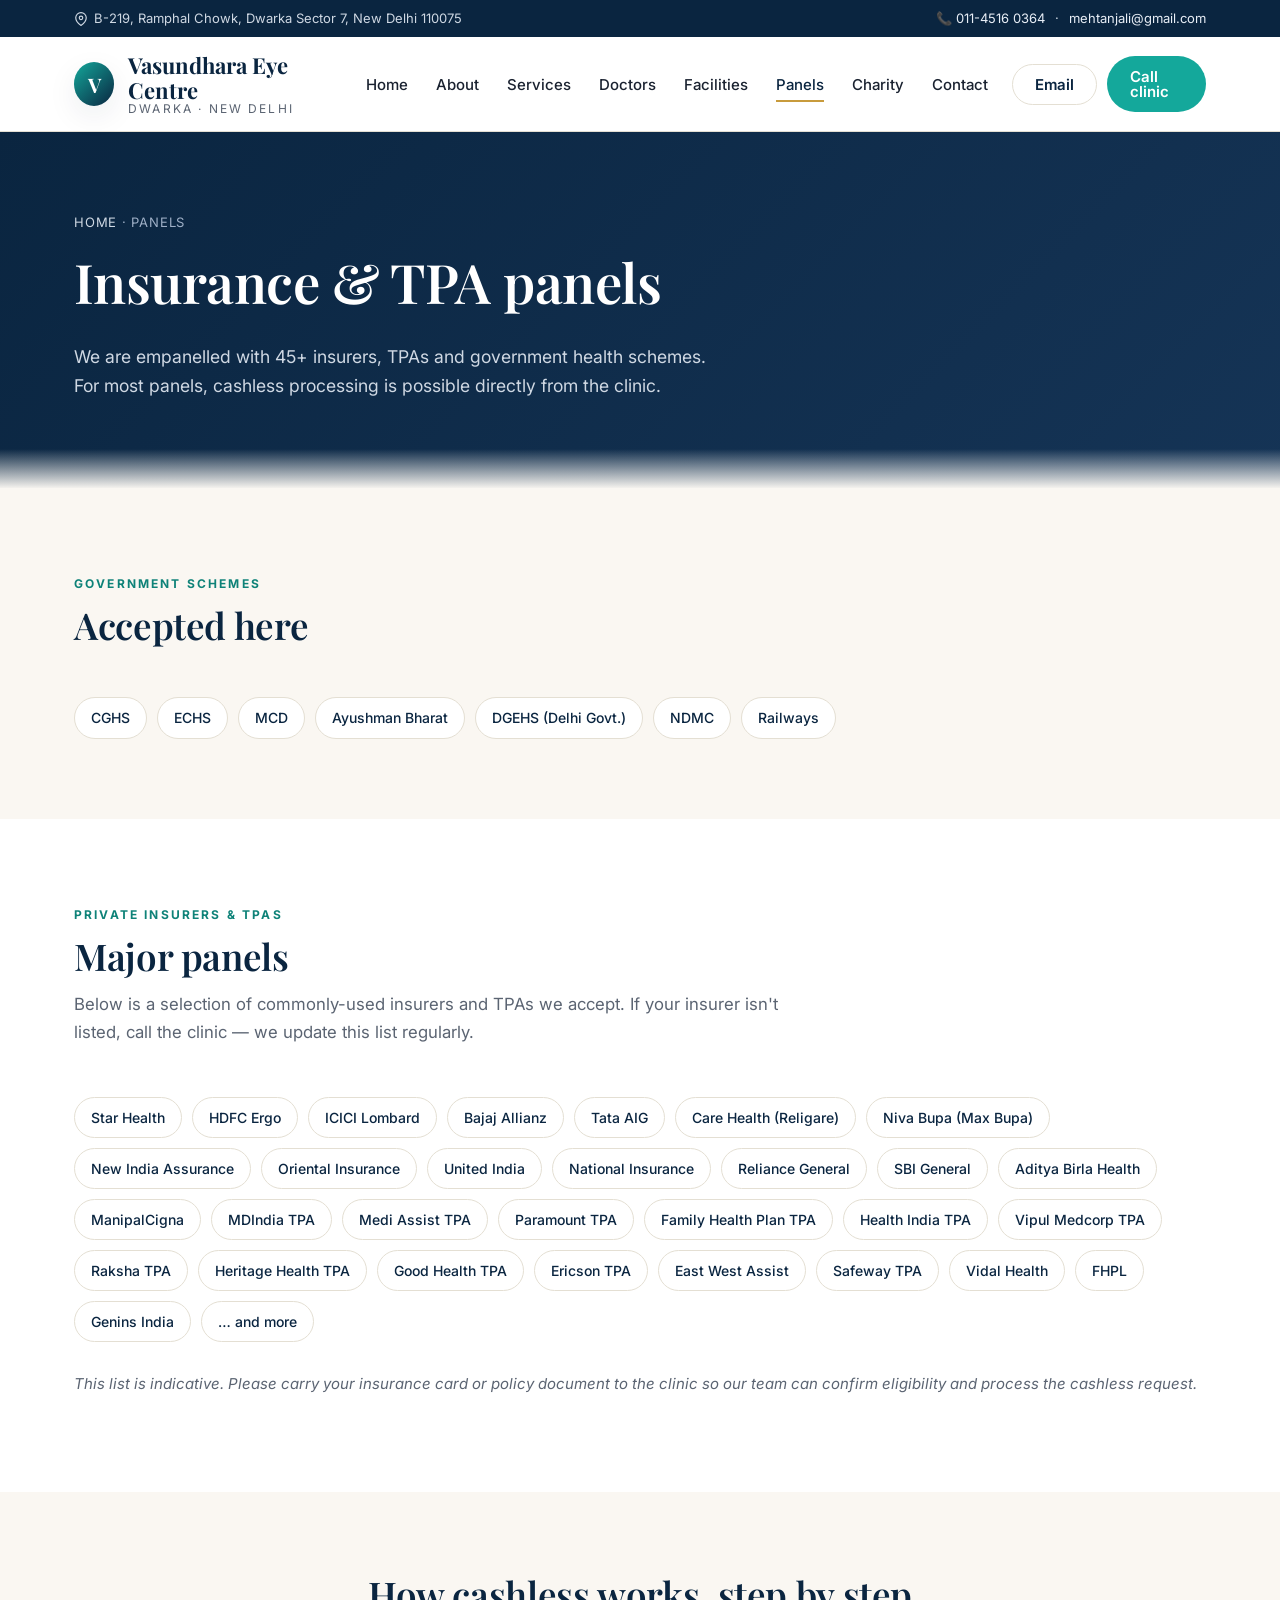
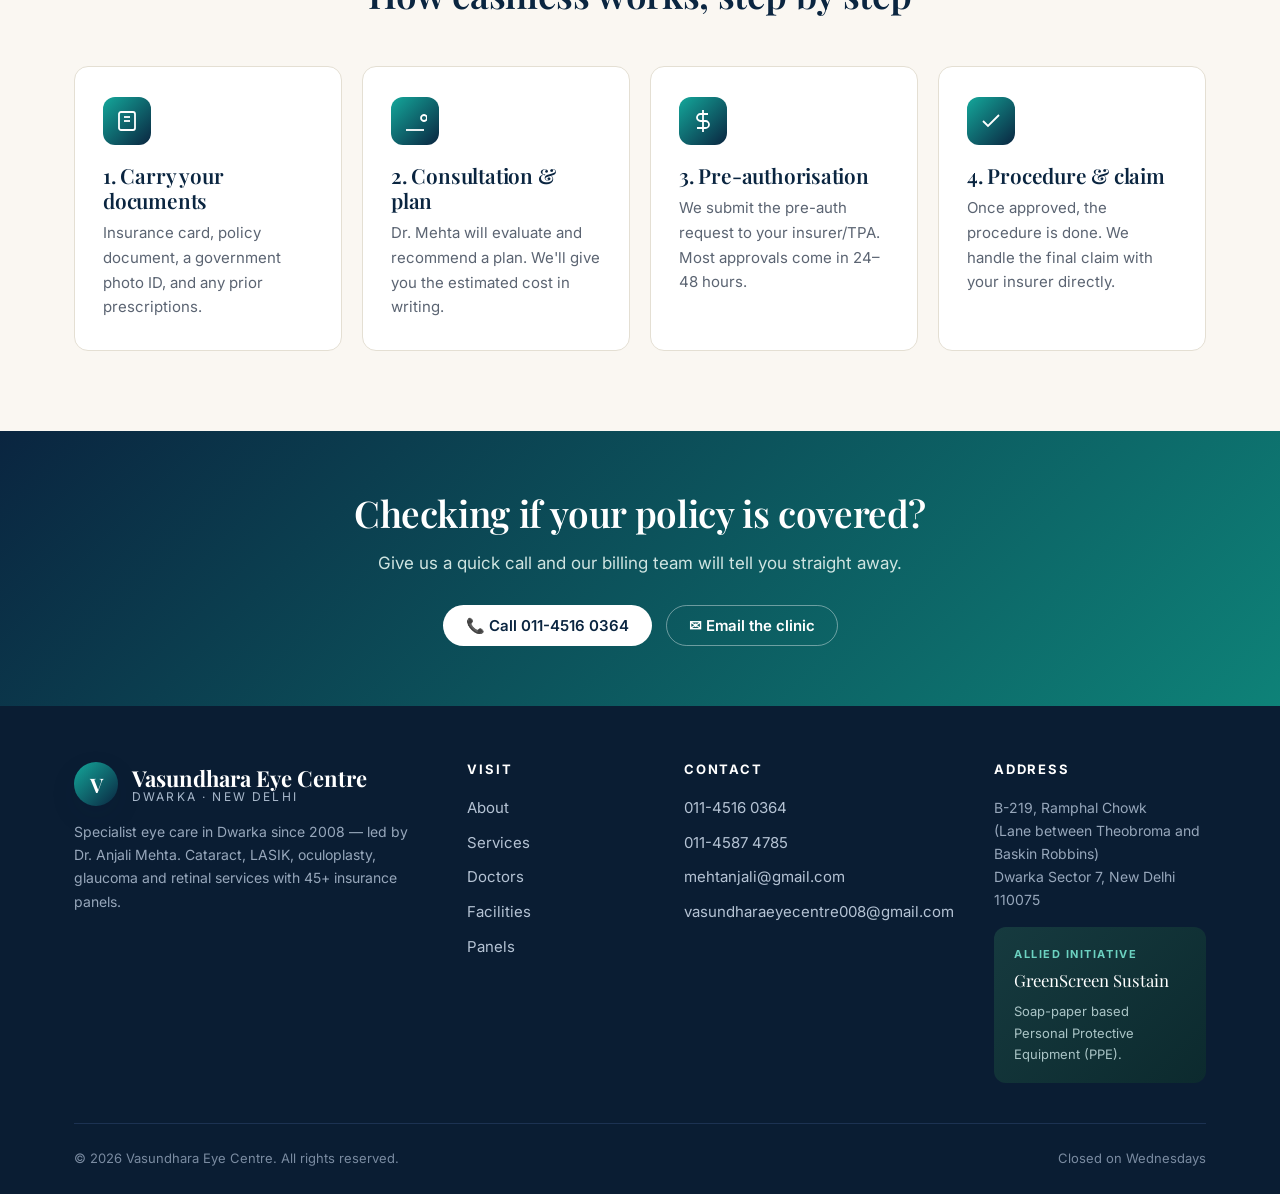
<file: panels.html>
<!DOCTYPE html>
<html lang="en">
<head>
  <!-- Google tag (gtag.js) -->
  <script async src="https://www.googletagmanager.com/gtag/js?id=AW-11141727252"></script>
  <script>
    window.dataLayer = window.dataLayer || [];
    function gtag(){dataLayer.push(arguments);}
    gtag('js', new Date());
    gtag('config', 'AW-11141727252');
  </script>
  <meta charset="UTF-8">
  <meta name="viewport" content="width=device-width, initial-scale=1.0">
  <title>Insurance Panels — Vasundhara Eye Centre, Dwarka</title>
  <meta name="description" content="Vasundhara Eye Centre is empanelled with 45+ insurance providers and TPAs — CGHS, ECHS, MCD, Ayushman Bharat and most major private insurers.">
  <link rel="preconnect" href="https://fonts.googleapis.com">
  <link rel="preconnect" href="https://fonts.gstatic.com" crossorigin>
  <link href="https://fonts.googleapis.com/css2?family=Inter:wght@400;500;600;700&family=Playfair+Display:ital,wght@0,500;0,600;0,700;1,500&display=swap" rel="stylesheet">
  <link rel="stylesheet" href="css/styles.css">
</head>
<body>

<div class="topbar">
  <div class="container">
    <div class="tb-item">
      <svg width="14" height="14" viewBox="0 0 24 24" fill="none" stroke="currentColor" stroke-width="2"><path d="M21 10c0 7-9 13-9 13s-9-6-9-13a9 9 0 0 1 18 0z"/><circle cx="12" cy="10" r="3"/></svg>
      B-219, Ramphal Chowk, Dwarka Sector 7, New Delhi 110075
    </div>
    <div class="tb-item hide-sm">
      <a href="tel:01145160364">📞 011-4516 0364</a>&nbsp;·&nbsp;
      <a href="mailto:mehtanjali@gmail.com">mehtanjali@gmail.com</a>
    </div>
  </div>
</div>

<header class="header">
  <div class="container">
    <a class="brand" href="index.html">
      <span class="brand-mark">V</span>
      <span class="brand-text">
        <span class="brand-name">Vasundhara Eye Centre</span>
        <span class="brand-tag">Dwarka · New Delhi</span>
      </span>
    </a>
    <nav class="nav">
      <ul>
        <li><a href="index.html">Home</a></li>
        <li><a href="about.html">About</a></li>
        <li><a href="services.html">Services</a></li>
        <li><a href="doctors.html">Doctors</a></li>
        <li><a href="facilities.html">Facilities</a></li>
        <li><a href="panels.html" class="active">Panels</a></li>
        <li><a href="http://sagartrust.com" target="_blank" rel="noopener">Charity</a></li>
        <li><a href="contact.html">Contact</a></li>
      </ul>
    </nav>
    <div class="cta-group">
      <a class="btn btn-outline hide-sm" href="mailto:mehtanjali@gmail.com">Email</a>
      <a class="btn btn-primary" href="tel:01145160364">Call clinic</a>
      <button class="menu-toggle" aria-label="Open menu">
        <svg width="24" height="24" viewBox="0 0 24 24" fill="none" stroke="currentColor" stroke-width="2"><line x1="3" y1="6" x2="21" y2="6"/><line x1="3" y1="12" x2="21" y2="12"/><line x1="3" y1="18" x2="21" y2="18"/></svg>
      </button>
    </div>
  </div>
</header>

<section class="page-header">
  <div class="container">
    <div class="breadcrumbs"><a href="index.html">Home</a> · Panels</div>
    <h1>Insurance &amp; TPA panels</h1>
    <p class="lead">We are empanelled with 45+ insurers, TPAs and government health schemes. For most panels, cashless processing is possible directly from the clinic.</p>
  </div>
</section>

<section>
  <div class="container">
    <div class="section-head left">
      <span class="eyebrow">Government schemes</span>
      <h2>Accepted here</h2>
    </div>
    <div class="chips">
      <span class="chip">CGHS</span>
      <span class="chip">ECHS</span>
      <span class="chip">MCD</span>
      <span class="chip">Ayushman Bharat</span>
      <span class="chip">DGEHS (Delhi Govt.)</span>
      <span class="chip">NDMC</span>
      <span class="chip">Railways</span>
    </div>
  </div>
</section>

<section class="alt">
  <div class="container">
    <div class="section-head left">
      <span class="eyebrow">Private insurers &amp; TPAs</span>
      <h2>Major panels</h2>
      <p>Below is a selection of commonly-used insurers and TPAs we accept. If your insurer isn't listed, call the clinic — we update this list regularly.</p>
    </div>
    <div class="chips">
      <span class="chip">Star Health</span>
      <span class="chip">HDFC Ergo</span>
      <span class="chip">ICICI Lombard</span>
      <span class="chip">Bajaj Allianz</span>
      <span class="chip">Tata AIG</span>
      <span class="chip">Care Health (Religare)</span>
      <span class="chip">Niva Bupa (Max Bupa)</span>
      <span class="chip">New India Assurance</span>
      <span class="chip">Oriental Insurance</span>
      <span class="chip">United India</span>
      <span class="chip">National Insurance</span>
      <span class="chip">Reliance General</span>
      <span class="chip">SBI General</span>
      <span class="chip">Aditya Birla Health</span>
      <span class="chip">ManipalCigna</span>
      <span class="chip">MDIndia TPA</span>
      <span class="chip">Medi Assist TPA</span>
      <span class="chip">Paramount TPA</span>
      <span class="chip">Family Health Plan TPA</span>
      <span class="chip">Health India TPA</span>
      <span class="chip">Vipul Medcorp TPA</span>
      <span class="chip">Raksha TPA</span>
      <span class="chip">Heritage Health TPA</span>
      <span class="chip">Good Health TPA</span>
      <span class="chip">Ericson TPA</span>
      <span class="chip">East West Assist</span>
      <span class="chip">Safeway TPA</span>
      <span class="chip">Vidal Health</span>
      <span class="chip">FHPL</span>
      <span class="chip">Genins India</span>
      <span class="chip">… and more</span>
    </div>
    <p style="margin-top:30px;color:var(--muted);font-size:15px;">
      <em>This list is indicative. Please carry your insurance card or policy document to the clinic so our team can confirm eligibility and process the cashless request.</em>
    </p>
  </div>
</section>

<section>
  <div class="container">
    <div class="section-head">
      <h2>How cashless works, step by step</h2>
    </div>
    <div class="cards">
      <div class="card">
        <div class="card-icon"><svg viewBox="0 0 24 24"><rect x="4" y="3" width="16" height="18" rx="2"/><line x1="9" y1="8" x2="15" y2="8"/><line x1="9" y1="12" x2="15" y2="12"/></svg></div>
        <h3>1. Carry your documents</h3>
        <p>Insurance card, policy document, a government photo ID, and any prior prescriptions.</p>
      </div>
      <div class="card">
        <div class="card-icon"><svg viewBox="0 0 24 24"><path d="M21 12c-1 0-3-1-3-3s2-3 3-3 3 1 3 3-2 3-3 3z"/><path d="M3 21h18"/></svg></div>
        <h3>2. Consultation &amp; plan</h3>
        <p>Dr. Mehta will evaluate and recommend a plan. We'll give you the estimated cost in writing.</p>
      </div>
      <div class="card">
        <div class="card-icon"><svg viewBox="0 0 24 24"><path d="M12 1v22"/><path d="M17 5H9.5a3.5 3.5 0 0 0 0 7h5a3.5 3.5 0 0 1 0 7H6"/></svg></div>
        <h3>3. Pre-authorisation</h3>
        <p>We submit the pre-auth request to your insurer/TPA. Most approvals come in 24–48 hours.</p>
      </div>
      <div class="card">
        <div class="card-icon"><svg viewBox="0 0 24 24"><polyline points="20 6 9 17 4 12"/></svg></div>
        <h3>4. Procedure &amp; claim</h3>
        <p>Once approved, the procedure is done. We handle the final claim with your insurer directly.</p>
      </div>
    </div>
  </div>
</section>

<section class="cta-band">
  <div class="container">
    <h2>Checking if your policy is covered?</h2>
    <p>Give us a quick call and our billing team will tell you straight away.</p>
    <div class="hero-ctas" style="justify-content:center;">
      <a class="btn btn-primary" href="tel:01145160364">📞 Call 011-4516 0364</a>
      <a class="btn btn-ghost" href="mailto:mehtanjali@gmail.com">✉ Email the clinic</a>
    </div>
  </div>
</section>

<footer class="footer">
  <div class="container">
    <div class="footer-grid">
      <div>
        <a class="brand" href="index.html" style="text-decoration:none;">
          <span class="brand-mark">V</span>
          <span class="brand-text">
            <span class="brand-name">Vasundhara Eye Centre</span>
            <span class="brand-tag">Dwarka · New Delhi</span>
          </span>
        </a>
        <p>Specialist eye care in Dwarka since 2008 — led by Dr. Anjali Mehta. Cataract, LASIK, oculoplasty, glaucoma and retinal services with 45+ insurance panels.</p>
      </div>
      <div>
        <h4>Visit</h4>
        <ul>
          <li><a href="about.html">About</a></li>
          <li><a href="services.html">Services</a></li>
          <li><a href="doctors.html">Doctors</a></li>
          <li><a href="facilities.html">Facilities</a></li>
          <li><a href="panels.html">Panels</a></li>
        </ul>
      </div>
      <div>
        <h4>Contact</h4>
        <ul>
          <li>011-4516 0364</li>
          <li>011-4587 4785</li>
          <li><a href="mailto:mehtanjali@gmail.com">mehtanjali@gmail.com</a></li>
          <li><a href="mailto:vasundharaeyecentre008@gmail.com">vasundharaeyecentre008@gmail.com</a></li>
        </ul>
      </div>
      <div>
        <h4>Address</h4>
        <p style="margin-top:0;">B-219, Ramphal Chowk<br>(Lane between Theobroma and Baskin Robbins)<br>Dwarka Sector 7, New Delhi 110075</p>
        <div class="partner-card">
          <div class="label">Allied initiative</div>
          <a href="https://www.greenscreensustain.in" target="_blank" rel="noopener">GreenScreen Sustain</a>
          <p>Soap-paper based Personal Protective Equipment (PPE).</p>
        </div>
      </div>
    </div>
    <div class="footer-bottom">
      <span>© <span id="yr">2026</span> Vasundhara Eye Centre. All rights reserved.</span>
      <span>Closed on Wednesdays</span>
    </div>
  </div>
</footer>

<div class="fab">
  <a href="mailto:mehtanjali@gmail.com" class="email" aria-label="Email">
    <svg viewBox="0 0 24 24"><path d="M4 4h16v16H4z"/><path d="M22 6l-10 7L2 6"/></svg>
  </a>
  <a href="tel:01145160364" aria-label="Call">
    <svg viewBox="0 0 24 24"><path d="M22 16.92v3a2 2 0 0 1-2.18 2 19.79 19.79 0 0 1-8.63-3.07 19.5 19.5 0 0 1-6-6 19.79 19.79 0 0 1-3.07-8.67A2 2 0 0 1 4.11 2h3a2 2 0 0 1 2 1.72 12.84 12.84 0 0 0 .7 2.81 2 2 0 0 1-.45 2.11L8.09 9.91a16 16 0 0 0 6 6l1.27-1.27a2 2 0 0 1 2.11-.45 12.84 12.84 0 0 0 2.81.7A2 2 0 0 1 22 16.92z"/></svg>
  </a>
</div>

<script src="js/main.js"></script>
<script>document.getElementById('yr').textContent = new Date().getFullYear();</script>
</body>
</html>
</file>
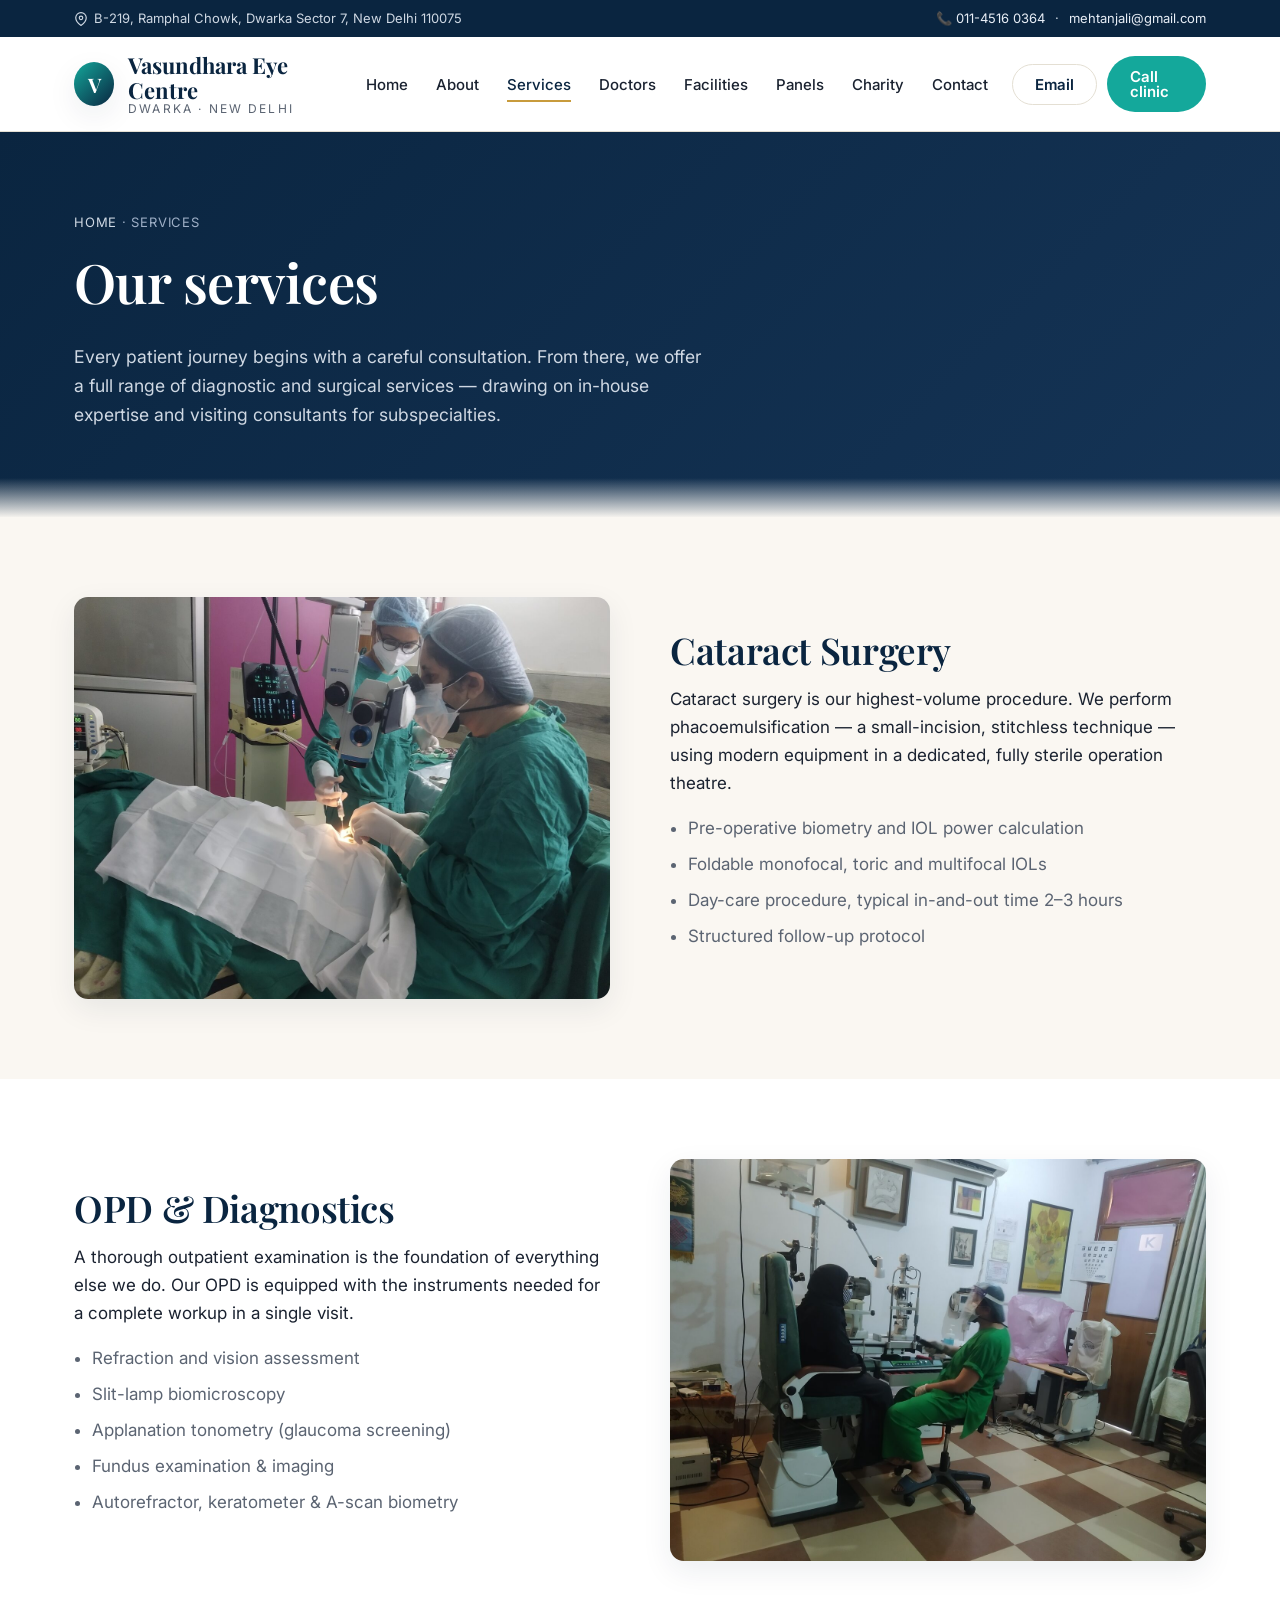
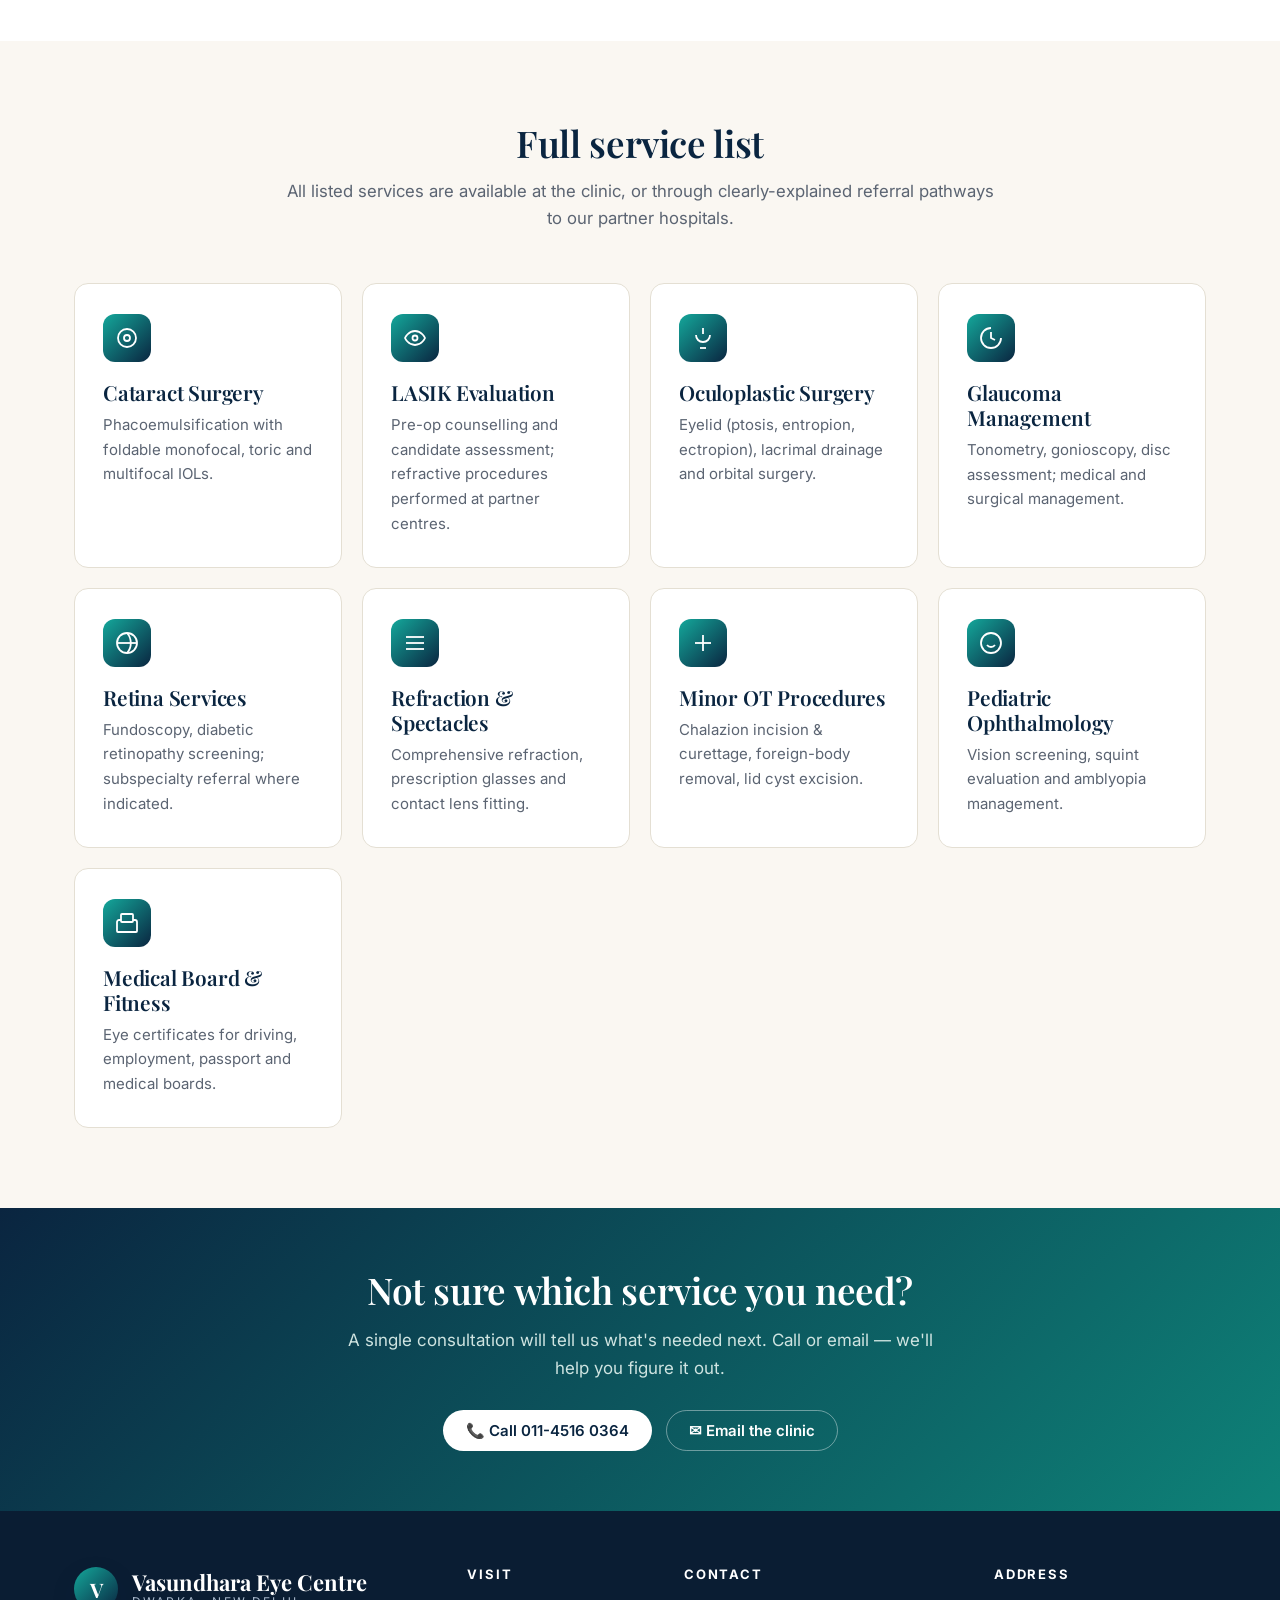
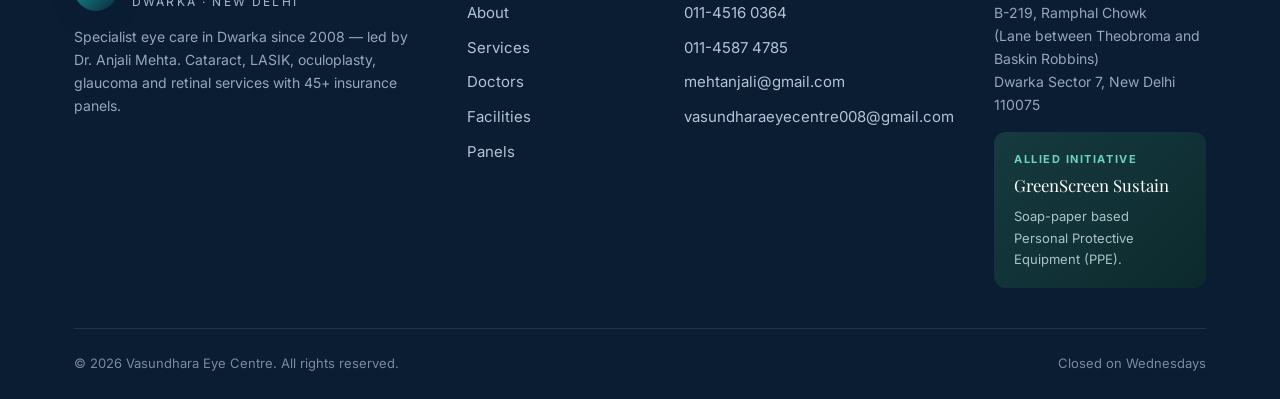
<file: services.html>
<!DOCTYPE html>
<html lang="en">
<head>
  <!-- Google tag (gtag.js) -->
  <script async src="https://www.googletagmanager.com/gtag/js?id=AW-11141727252"></script>
  <script>
    window.dataLayer = window.dataLayer || [];
    function gtag(){dataLayer.push(arguments);}
    gtag('js', new Date());
    gtag('config', 'AW-11141727252');
  </script>
  <meta charset="UTF-8">
  <meta name="viewport" content="width=device-width, initial-scale=1.0">
  <title>Services — Vasundhara Eye Centre, Dwarka</title>
  <meta name="description" content="Cataract, LASIK, oculoplasty, glaucoma, retina, pediatric and diagnostic services at Vasundhara Eye Centre, Dwarka.">
  <link rel="preconnect" href="https://fonts.googleapis.com">
  <link rel="preconnect" href="https://fonts.gstatic.com" crossorigin>
  <link href="https://fonts.googleapis.com/css2?family=Inter:wght@400;500;600;700&family=Playfair+Display:ital,wght@0,500;0,600;0,700;1,500&display=swap" rel="stylesheet">
  <link rel="stylesheet" href="css/styles.css">
</head>
<body>

<div class="topbar">
  <div class="container">
    <div class="tb-item">
      <svg width="14" height="14" viewBox="0 0 24 24" fill="none" stroke="currentColor" stroke-width="2"><path d="M21 10c0 7-9 13-9 13s-9-6-9-13a9 9 0 0 1 18 0z"/><circle cx="12" cy="10" r="3"/></svg>
      B-219, Ramphal Chowk, Dwarka Sector 7, New Delhi 110075
    </div>
    <div class="tb-item hide-sm">
      <a href="tel:01145160364">📞 011-4516 0364</a>&nbsp;·&nbsp;
      <a href="mailto:mehtanjali@gmail.com">mehtanjali@gmail.com</a>
    </div>
  </div>
</div>

<header class="header">
  <div class="container">
    <a class="brand" href="index.html">
      <span class="brand-mark">V</span>
      <span class="brand-text">
        <span class="brand-name">Vasundhara Eye Centre</span>
        <span class="brand-tag">Dwarka · New Delhi</span>
      </span>
    </a>
    <nav class="nav">
      <ul>
        <li><a href="index.html">Home</a></li>
        <li><a href="about.html">About</a></li>
        <li><a href="services.html" class="active">Services</a></li>
        <li><a href="doctors.html">Doctors</a></li>
        <li><a href="facilities.html">Facilities</a></li>
        <li><a href="panels.html">Panels</a></li>
        <li><a href="http://sagartrust.com" target="_blank" rel="noopener">Charity</a></li>
        <li><a href="contact.html">Contact</a></li>
      </ul>
    </nav>
    <div class="cta-group">
      <a class="btn btn-outline hide-sm" href="mailto:mehtanjali@gmail.com">Email</a>
      <a class="btn btn-primary" href="tel:01145160364">Call clinic</a>
      <button class="menu-toggle" aria-label="Open menu">
        <svg width="24" height="24" viewBox="0 0 24 24" fill="none" stroke="currentColor" stroke-width="2"><line x1="3" y1="6" x2="21" y2="6"/><line x1="3" y1="12" x2="21" y2="12"/><line x1="3" y1="18" x2="21" y2="18"/></svg>
      </button>
    </div>
  </div>
</header>

<section class="page-header">
  <div class="container">
    <div class="breadcrumbs"><a href="index.html">Home</a> · Services</div>
    <h1>Our services</h1>
    <p class="lead">Every patient journey begins with a careful consultation. From there, we offer a full range of diagnostic and surgical services — drawing on in-house expertise and visiting consultants for subspecialties.</p>
  </div>
</section>

<section>
  <div class="container">
    <div class="split">
      <div class="img-col"><img src="images/surgery-ot.jpg" alt="Cataract surgery in progress"></div>
      <div>
        <h2>Cataract Surgery</h2>
        <p>Cataract surgery is our highest-volume procedure. We perform phacoemulsification — a small-incision, stitchless technique — using modern equipment in a dedicated, fully sterile operation theatre.</p>
        <ul>
          <li>Pre-operative biometry and IOL power calculation</li>
          <li>Foldable monofocal, toric and multifocal IOLs</li>
          <li>Day-care procedure, typical in-and-out time 2–3 hours</li>
          <li>Structured follow-up protocol</li>
        </ul>
      </div>
    </div>
  </div>
</section>

<section class="alt">
  <div class="container">
    <div class="split flip">
      <div class="img-col"><img src="images/diagnostic.jpg" alt="Diagnostic examination in the OPD"></div>
      <div>
        <h2>OPD & Diagnostics</h2>
        <p>A thorough outpatient examination is the foundation of everything else we do. Our OPD is equipped with the instruments needed for a complete workup in a single visit.</p>
        <ul>
          <li>Refraction and vision assessment</li>
          <li>Slit-lamp biomicroscopy</li>
          <li>Applanation tonometry (glaucoma screening)</li>
          <li>Fundus examination &amp; imaging</li>
          <li>Autorefractor, keratometer &amp; A-scan biometry</li>
        </ul>
      </div>
    </div>
  </div>
</section>

<section>
  <div class="container">
    <div class="section-head">
      <h2>Full service list</h2>
      <p>All listed services are available at the clinic, or through clearly-explained referral pathways to our partner hospitals.</p>
    </div>
    <div class="cards">
      <div class="card">
        <div class="card-icon"><svg viewBox="0 0 24 24"><circle cx="12" cy="12" r="9"/><circle cx="12" cy="12" r="3"/></svg></div>
        <h3>Cataract Surgery</h3>
        <p>Phacoemulsification with foldable monofocal, toric and multifocal IOLs.</p>
      </div>
      <div class="card">
        <div class="card-icon"><svg viewBox="0 0 24 24"><path d="M2 12s3-7 10-7 10 7 10 7-3 7-10 7S2 12 2 12z"/><circle cx="12" cy="12" r="2.5"/></svg></div>
        <h3>LASIK Evaluation</h3>
        <p>Pre-op counselling and candidate assessment; refractive procedures performed at partner centres.</p>
      </div>
      <div class="card">
        <div class="card-icon"><svg viewBox="0 0 24 24"><path d="M12 2v6"/><path d="M5 9c0 4 3 7 7 7s7-3 7-7"/><path d="M9 22h6"/></svg></div>
        <h3>Oculoplastic Surgery</h3>
        <p>Eyelid (ptosis, entropion, ectropion), lacrimal drainage and orbital surgery.</p>
      </div>
      <div class="card">
        <div class="card-icon"><svg viewBox="0 0 24 24"><path d="M12 2a10 10 0 1 0 10 10"/><path d="M12 6v6l4 2"/></svg></div>
        <h3>Glaucoma Management</h3>
        <p>Tonometry, gonioscopy, disc assessment; medical and surgical management.</p>
      </div>
      <div class="card">
        <div class="card-icon"><svg viewBox="0 0 24 24"><circle cx="12" cy="12" r="10"/><path d="M2 12h20"/><path d="M12 2a15 15 0 0 1 0 20"/></svg></div>
        <h3>Retina Services</h3>
        <p>Fundoscopy, diabetic retinopathy screening; subspecialty referral where indicated.</p>
      </div>
      <div class="card">
        <div class="card-icon"><svg viewBox="0 0 24 24"><path d="M3 12h18"/><path d="M3 6h18"/><path d="M3 18h18"/></svg></div>
        <h3>Refraction &amp; Spectacles</h3>
        <p>Comprehensive refraction, prescription glasses and contact lens fitting.</p>
      </div>
      <div class="card">
        <div class="card-icon"><svg viewBox="0 0 24 24"><path d="M12 4v16"/><path d="M4 12h16"/></svg></div>
        <h3>Minor OT Procedures</h3>
        <p>Chalazion incision &amp; curettage, foreign-body removal, lid cyst excision.</p>
      </div>
      <div class="card">
        <div class="card-icon"><svg viewBox="0 0 24 24"><circle cx="12" cy="12" r="10"/><path d="M8 14s1.5 2 4 2 4-2 4-2"/><line x1="9" y1="9" x2="9.01" y2="9"/><line x1="15" y1="9" x2="15.01" y2="9"/></svg></div>
        <h3>Pediatric Ophthalmology</h3>
        <p>Vision screening, squint evaluation and amblyopia management.</p>
      </div>
      <div class="card">
        <div class="card-icon"><svg viewBox="0 0 24 24"><path d="M6 9H4a2 2 0 0 0-2 2v9a1 1 0 0 0 1 1h18a1 1 0 0 0 1-1v-9a2 2 0 0 0-2-2h-2"/><rect x="6" y="3" width="12" height="8" rx="1"/></svg></div>
        <h3>Medical Board &amp; Fitness</h3>
        <p>Eye certificates for driving, employment, passport and medical boards.</p>
      </div>
    </div>
  </div>
</section>

<section class="cta-band">
  <div class="container">
    <h2>Not sure which service you need?</h2>
    <p>A single consultation will tell us what's needed next. Call or email — we'll help you figure it out.</p>
    <div class="hero-ctas" style="justify-content:center;">
      <a class="btn btn-primary" href="tel:01145160364">📞 Call 011-4516 0364</a>
      <a class="btn btn-ghost" href="mailto:mehtanjali@gmail.com">✉ Email the clinic</a>
    </div>
  </div>
</section>

<footer class="footer">
  <div class="container">
    <div class="footer-grid">
      <div>
        <a class="brand" href="index.html" style="text-decoration:none;">
          <span class="brand-mark">V</span>
          <span class="brand-text">
            <span class="brand-name">Vasundhara Eye Centre</span>
            <span class="brand-tag">Dwarka · New Delhi</span>
          </span>
        </a>
        <p>Specialist eye care in Dwarka since 2008 — led by Dr. Anjali Mehta. Cataract, LASIK, oculoplasty, glaucoma and retinal services with 45+ insurance panels.</p>
      </div>
      <div>
        <h4>Visit</h4>
        <ul>
          <li><a href="about.html">About</a></li>
          <li><a href="services.html">Services</a></li>
          <li><a href="doctors.html">Doctors</a></li>
          <li><a href="facilities.html">Facilities</a></li>
          <li><a href="panels.html">Panels</a></li>
        </ul>
      </div>
      <div>
        <h4>Contact</h4>
        <ul>
          <li>011-4516 0364</li>
          <li>011-4587 4785</li>
          <li><a href="mailto:mehtanjali@gmail.com">mehtanjali@gmail.com</a></li>
          <li><a href="mailto:vasundharaeyecentre008@gmail.com">vasundharaeyecentre008@gmail.com</a></li>
        </ul>
      </div>
      <div>
        <h4>Address</h4>
        <p style="margin-top:0;">B-219, Ramphal Chowk<br>(Lane between Theobroma and Baskin Robbins)<br>Dwarka Sector 7, New Delhi 110075</p>
        <div class="partner-card">
          <div class="label">Allied initiative</div>
          <a href="https://www.greenscreensustain.in" target="_blank" rel="noopener">GreenScreen Sustain</a>
          <p>Soap-paper based Personal Protective Equipment (PPE).</p>
        </div>
      </div>
    </div>
    <div class="footer-bottom">
      <span>© <span id="yr">2026</span> Vasundhara Eye Centre. All rights reserved.</span>
      <span>Closed on Wednesdays</span>
    </div>
  </div>
</footer>

<div class="fab">
  <a href="mailto:mehtanjali@gmail.com" class="email" aria-label="Email">
    <svg viewBox="0 0 24 24"><path d="M4 4h16v16H4z"/><path d="M22 6l-10 7L2 6"/></svg>
  </a>
  <a href="tel:01145160364" aria-label="Call">
    <svg viewBox="0 0 24 24"><path d="M22 16.92v3a2 2 0 0 1-2.18 2 19.79 19.79 0 0 1-8.63-3.07 19.5 19.5 0 0 1-6-6 19.79 19.79 0 0 1-3.07-8.67A2 2 0 0 1 4.11 2h3a2 2 0 0 1 2 1.72 12.84 12.84 0 0 0 .7 2.81 2 2 0 0 1-.45 2.11L8.09 9.91a16 16 0 0 0 6 6l1.27-1.27a2 2 0 0 1 2.11-.45 12.84 12.84 0 0 0 2.81.7A2 2 0 0 1 22 16.92z"/></svg>
  </a>
</div>

<script src="js/main.js"></script>
<script>document.getElementById('yr').textContent = new Date().getFullYear();</script>
</body>
</html>
</file>
<file: css/styles.css>
/* Vasundhara Eye Centre — styles
   Palette: deep navy #0a2540 · teal #14a89b · cream #faf7f2 · gold #c89b3c
*/

:root {
  --navy:      #0a2540;
  --navy-600:  #153456;
  --teal:      #14a89b;
  --teal-700:  #0e8278;
  --gold:      #c89b3c;
  --cream:     #faf7f2;
  --off:       #f3efe7;
  --ink:       #1a2230;
  --muted:     #5b6472;
  --line:      #e4dfd3;
  --shadow:    0 10px 30px rgba(10, 37, 64, 0.08);
  --shadow-lg: 0 18px 50px rgba(10, 37, 64, 0.14);
  --radius:    14px;
  --maxw:      1180px;
}

* { box-sizing: border-box; }
html { scroll-behavior: smooth; }
body {
  margin: 0;
  font-family: 'Inter', -apple-system, BlinkMacSystemFont, 'Segoe UI', sans-serif;
  font-size: 17px;
  line-height: 1.65;
  color: var(--ink);
  background: var(--cream);
  -webkit-font-smoothing: antialiased;
}

h1, h2, h3, h4 {
  font-family: 'Playfair Display', Georgia, serif;
  font-weight: 600;
  color: var(--navy);
  letter-spacing: -0.01em;
  margin: 0 0 0.5em;
  line-height: 1.2;
}
h1 { font-size: clamp(2rem, 4.5vw, 3.4rem); }
h2 { font-size: clamp(1.6rem, 3vw, 2.3rem); margin-bottom: 0.8rem; }
h3 { font-size: 1.3rem; }
p  { margin: 0 0 1em; color: var(--ink); }
a  { color: var(--teal-700); text-decoration: none; }
a:hover { color: var(--navy); }

.container { max-width: var(--maxw); margin: 0 auto; padding: 0 24px; }

/* ─── Top strip ─────────────────────────────── */
.topbar {
  background: var(--navy);
  color: #cfd8e3;
  font-size: 13px;
  padding: 8px 0;
}
.topbar .container {
  display: flex; justify-content: space-between; align-items: center;
  flex-wrap: wrap; gap: 10px;
}
.topbar a { color: #e8eef6; }
.topbar a:hover { color: var(--gold); }
.topbar .tb-item { display: inline-flex; align-items: center; gap: 6px; }

/* ─── Header / nav ──────────────────────────── */
.header {
  background: #fff;
  border-bottom: 1px solid var(--line);
  position: sticky; top: 0; z-index: 50;
}
.header .container {
  display: flex; align-items: center; justify-content: space-between;
  padding-top: 16px; padding-bottom: 16px; gap: 24px;
}
.brand { display: flex; align-items: center; gap: 14px; text-decoration: none; }
.brand-mark {
  width: 44px; height: 44px; border-radius: 50%;
  background: linear-gradient(135deg, var(--teal) 0%, var(--navy) 100%);
  display: grid; place-items: center; color: #fff; font-family: 'Playfair Display', serif;
  font-size: 20px; font-weight: 700; box-shadow: var(--shadow);
}
.brand-text { display: flex; flex-direction: column; line-height: 1.1; }
.brand-name {
  font-family: 'Playfair Display', serif; font-size: 22px; font-weight: 700; color: var(--navy);
}
.brand-tag { font-size: 12px; letter-spacing: 0.18em; color: var(--muted); text-transform: uppercase; }

.nav ul {
  list-style: none; margin: 0; padding: 0;
  display: flex; gap: 28px;
}
.nav a {
  color: var(--ink); font-weight: 500; font-size: 15px; padding: 6px 0;
  border-bottom: 2px solid transparent; transition: all 0.2s;
}
.nav a:hover, .nav a.active { color: var(--navy); border-color: var(--gold); }

.cta-group { display: flex; gap: 10px; align-items: center; }

.btn {
  display: inline-flex; align-items: center; gap: 8px;
  padding: 12px 22px; border-radius: 50px; font-weight: 600; font-size: 15px;
  text-decoration: none; transition: all 0.2s; border: 1.5px solid transparent;
  cursor: pointer; line-height: 1;
}
.btn-primary { background: var(--teal); color: #fff; }
.btn-primary:hover { background: var(--teal-700); color: #fff; transform: translateY(-1px); box-shadow: var(--shadow); }
.btn-secondary { background: #fff; color: var(--navy); border-color: var(--navy); }
.btn-secondary:hover { background: var(--navy); color: #fff; }
.btn-outline { background: transparent; color: var(--navy); border-color: var(--line); }
.btn-outline:hover { border-color: var(--teal); color: var(--teal-700); }
.btn-ghost { background: transparent; color: #fff; border-color: rgba(255,255,255,0.4); }
.btn-ghost:hover { background: #fff; color: var(--navy); border-color: #fff; }
.btn .ic { width: 16px; height: 16px; stroke: currentColor; fill: none; stroke-width: 2; }

.menu-toggle {
  display: none; background: none; border: none; width: 40px; height: 40px;
  color: var(--navy); cursor: pointer; padding: 0;
}

/* ─── Hero ──────────────────────────────────── */
.hero {
  position: relative; background: #fff; overflow: hidden;
  border-bottom: 1px solid var(--line);
}
.hero-grid {
  display: grid; grid-template-columns: 1.05fr 1fr; gap: 60px; align-items: center;
  padding: 72px 0 80px;
}
.hero .eyebrow {
  display: inline-block; background: var(--off); color: var(--navy);
  padding: 6px 14px; border-radius: 50px; font-size: 13px; font-weight: 600;
  letter-spacing: 0.06em; margin-bottom: 20px;
}
.hero h1 { color: var(--navy); margin-bottom: 18px; }
.hero h1 .accent { color: var(--teal-700); font-style: italic; }
.hero .lead { font-size: 1.1rem; color: var(--muted); max-width: 520px; margin-bottom: 32px; }
.hero-ctas { display: flex; gap: 14px; flex-wrap: wrap; }

.hero-image {
  position: relative; border-radius: var(--radius); overflow: hidden; aspect-ratio: 4/5;
  box-shadow: var(--shadow-lg);
}
.hero-image img { width: 100%; height: 100%; object-fit: cover; display: block; }
.hero-badge {
  position: absolute; bottom: 24px; left: 24px; right: 24px;
  background: rgba(255,255,255,0.96); backdrop-filter: blur(10px);
  padding: 18px 22px; border-radius: 12px;
}
.hero-badge-label { font-size: 11px; letter-spacing: 0.14em; color: var(--muted); text-transform: uppercase; }
.hero-badge-value { font-family: 'Playfair Display', serif; font-size: 1.3rem; color: var(--navy); margin-top: 4px; }

/* ─── Page header (interior pages) ──────────── */
.page-header {
  background: linear-gradient(135deg, var(--navy) 0%, var(--navy-600) 100%);
  color: #fff; padding: 80px 0 70px; position: relative;
}
.page-header::after {
  content: ''; position: absolute; left: 0; right: 0; bottom: -1px; height: 40px;
  background: linear-gradient(to bottom, transparent, var(--cream));
}
.page-header h1 { color: #fff; }
.page-header .lead { color: #cfd8e3; max-width: 640px; font-size: 1.1rem; }
.breadcrumbs { font-size: 13px; color: #9fb0c7; margin-bottom: 16px; letter-spacing: 0.06em; text-transform: uppercase; }
.breadcrumbs a { color: #cfd8e3; }

/* ─── Sections ──────────────────────────────── */
section { padding: 80px 0; }
section.tight { padding: 60px 0; }
section.alt  { background: #fff; }
section.dark { background: var(--navy); color: #dfe7f0; }
section.dark h2, section.dark h3 { color: #fff; }
section.dark p { color: #cfd8e3; }

.section-head { max-width: 720px; margin: 0 auto 50px; text-align: center; }
.section-head.left { text-align: left; margin-left: 0; }
.section-head .eyebrow {
  display: inline-block; font-size: 12px; font-weight: 700; letter-spacing: 0.18em;
  text-transform: uppercase; color: var(--teal-700); margin-bottom: 10px;
}
.section-head p { color: var(--muted); font-size: 1.05rem; }

/* ─── Two-column block ──────────────────────── */
.split {
  display: grid; grid-template-columns: 1fr 1fr; gap: 60px; align-items: center;
}
.split.flip .img-col { order: 2; }
.split img { width: 100%; border-radius: var(--radius); box-shadow: var(--shadow); display: block; }
.split ul { padding-left: 18px; color: var(--muted); }
.split ul li { margin-bottom: 8px; }

/* ─── Feature / service cards ───────────────── */
.cards {
  display: grid; grid-template-columns: repeat(auto-fit, minmax(260px, 1fr));
  gap: 20px;
}
.card {
  background: #fff; border: 1px solid var(--line); border-radius: var(--radius);
  padding: 30px 28px; transition: all 0.25s;
}
.card:hover { transform: translateY(-4px); box-shadow: var(--shadow-lg); border-color: var(--teal); }
.card-icon {
  width: 48px; height: 48px; border-radius: 12px;
  background: linear-gradient(135deg, var(--teal) 0%, var(--navy) 100%);
  display: grid; place-items: center; color: #fff; margin-bottom: 18px;
}
.card-icon svg { width: 24px; height: 24px; stroke: #fff; fill: none; stroke-width: 1.8; }
.card h3 { margin-bottom: 8px; }
.card p { color: var(--muted); margin: 0; font-size: 15px; }

/* ─── Doctor cards ─────────────────────────── */
.doctors-grid {
  display: grid; grid-template-columns: repeat(auto-fit, minmax(280px, 1fr)); gap: 28px;
}
.doc-card {
  background: #fff; border-radius: var(--radius); overflow: hidden; box-shadow: var(--shadow); border: 1px solid var(--line);
}
.doc-photo { aspect-ratio: 4/5; overflow: hidden; background: var(--off); }
.doc-photo img { width: 100%; height: 100%; object-fit: cover; display: block; }
.doc-body { padding: 26px; }
.doc-body h3 { margin-bottom: 4px; }
.doc-role { color: var(--teal-700); font-weight: 600; font-size: 14px; text-transform: uppercase; letter-spacing: 0.06em; margin-bottom: 12px; }
.doc-creds { font-size: 14px; color: var(--muted); margin-bottom: 14px; }
.doc-hours {
  font-size: 14px; background: var(--off); padding: 12px 14px; border-radius: 8px;
  color: var(--ink);
}
.doc-hours strong { color: var(--navy); }

/* ─── Trust strip ───────────────────────────── */
.trust {
  background: var(--off); padding: 40px 0; border-top: 1px solid var(--line); border-bottom: 1px solid var(--line);
}
.trust .container {
  display: grid; grid-template-columns: repeat(auto-fit, minmax(220px, 1fr)); gap: 30px; text-align: center;
}
.trust-stat .num {
  font-family: 'Playfair Display', serif; font-size: 2.6rem; color: var(--navy); font-weight: 700; line-height: 1;
}
.trust-stat .lbl { color: var(--muted); font-size: 14px; margin-top: 6px; letter-spacing: 0.04em; }

/* ─── Panels / chips ────────────────────────── */
.chips { display: flex; flex-wrap: wrap; gap: 10px; }
.chip {
  background: #fff; border: 1px solid var(--line); padding: 8px 16px; border-radius: 50px;
  font-size: 14px; color: var(--navy); font-weight: 500;
}

/* ─── Contact block ─────────────────────────── */
.contact-grid {
  display: grid; grid-template-columns: 1fr 1fr; gap: 40px; align-items: start;
}
.contact-card {
  background: #fff; border-radius: var(--radius); padding: 32px; box-shadow: var(--shadow);
  border: 1px solid var(--line);
}
.contact-row { display: flex; gap: 16px; margin-bottom: 22px; }
.contact-row:last-child { margin-bottom: 0; }
.contact-ic {
  flex-shrink: 0; width: 40px; height: 40px; border-radius: 10px;
  background: var(--off); display: grid; place-items: center; color: var(--teal-700);
}
.contact-ic svg { width: 20px; height: 20px; stroke: currentColor; fill: none; stroke-width: 2; }
.contact-info .label {
  font-size: 12px; text-transform: uppercase; letter-spacing: 0.12em;
  color: var(--muted); font-weight: 600;
}
.contact-info .value { color: var(--ink); font-size: 16px; margin-top: 2px; }
.contact-info .value a { color: var(--ink); }
.contact-info .value a:hover { color: var(--teal-700); }

.hours-table { width: 100%; border-collapse: collapse; margin-top: 8px; }
.hours-table td { padding: 10px 0; border-bottom: 1px dashed var(--line); font-size: 15px; }
.hours-table td:first-child { color: var(--navy); font-weight: 600; }
.hours-table td:last-child  { text-align: right; color: var(--muted); }
.hours-table tr:last-child td { border-bottom: 0; }
.hours-table tr.closed td:last-child { color: #b33; font-weight: 600; }

/* ─── Map ──────────────────────────────────── */
.map-wrap {
  border-radius: var(--radius); overflow: hidden; box-shadow: var(--shadow);
  height: 420px; border: 1px solid var(--line);
}
.map-wrap iframe { width: 100%; height: 100%; border: 0; display: block; }

/* ─── CTA band ─────────────────────────────── */
.cta-band {
  background: linear-gradient(135deg, var(--navy) 0%, var(--teal-700) 100%); color: #fff;
  padding: 60px 0; text-align: center;
}
.cta-band h2 { color: #fff; margin-bottom: 14px; }
.cta-band p { color: #cfe4e1; max-width: 600px; margin: 0 auto 28px; }
.cta-band .btn-primary { background: #fff; color: var(--navy); }
.cta-band .btn-primary:hover { background: var(--gold); color: var(--navy); }
.cta-band .btn-ghost:hover { background: #fff; color: var(--navy); }

/* ─── Footer ────────────────────────────────── */
.footer {
  background: #0a1d33; color: #b5c3d4; padding: 56px 0 24px; font-size: 15px;
}
.footer-grid {
  display: grid; grid-template-columns: 2fr 1fr 1.2fr 1.2fr; gap: 40px; margin-bottom: 40px;
}
.footer h4 {
  color: #fff; font-family: 'Inter', sans-serif; font-size: 13px;
  text-transform: uppercase; letter-spacing: 0.14em; font-weight: 700; margin-bottom: 18px;
}
.footer a { color: #b5c3d4; }
.footer a:hover { color: var(--gold); }
.footer ul { list-style: none; padding: 0; margin: 0; }
.footer li { margin-bottom: 10px; }
.footer .brand-name { color: #fff; font-size: 22px; }
.footer .brand-tag { color: #a8b8cb; }
.footer p { color: #97a7bb; font-size: 14px; margin-top: 14px; }
.footer-bottom {
  padding-top: 24px; border-top: 1px solid #1c3252; display: flex; justify-content: space-between;
  flex-wrap: wrap; gap: 10px; font-size: 13px; color: #7a8ba1;
}

/* ─── Floating action (mobile) ──────────────── */
.fab {
  position: fixed; bottom: 20px; right: 20px; z-index: 40;
  display: none; gap: 10px;
}
.fab a {
  width: 54px; height: 54px; border-radius: 50%; background: var(--teal);
  display: grid; place-items: center; color: #fff; box-shadow: var(--shadow-lg);
}
.fab a.email { background: var(--navy); }
.fab svg { width: 24px; height: 24px; stroke: currentColor; fill: none; stroke-width: 2; }

/* ─── Responsive ────────────────────────────── */
@media (max-width: 960px) {
  .hero-grid, .split, .contact-grid { grid-template-columns: 1fr; gap: 40px; }
  .split.flip .img-col { order: 0; }
  .footer-grid { grid-template-columns: 1fr 1fr; }
}
@media (max-width: 720px) {
  .nav { display: none; }
  .menu-toggle { display: grid; place-items: center; }
  .nav.open {
    display: block; position: absolute; top: 100%; left: 0; right: 0;
    background: #fff; border-bottom: 1px solid var(--line); padding: 10px 24px 20px;
    box-shadow: var(--shadow);
  }
  .nav.open ul { flex-direction: column; gap: 0; }
  .nav.open li { border-bottom: 1px solid var(--off); }
  .nav.open a { display: block; padding: 14px 0; border: 0; }
  .topbar .container { justify-content: center; }
  .topbar .tb-item.hide-sm { display: none; }
  .fab { display: flex; }
  .cta-group .btn.hide-sm { display: none; }
  section { padding: 60px 0; }
  .hero-grid { padding: 50px 0 60px; }
  .page-header { padding: 60px 0 50px; }
  .footer-grid { grid-template-columns: 1fr; gap: 30px; }
  .brand-tag { display: none; }
}

/* ─── Doc card — text-only (no photo) ─────────── */
.doc-card.text-only {
  background: var(--off);
  border-left: 4px solid var(--teal-700);
  display: flex; align-items: center;
}
.doc-card.text-only .doc-body { padding: 22px 26px; width: 100%; }
.doc-card.text-only h3 { font-size: 1.35rem; }

/* ─── Video grid (testimonials, doctor videos) ─ */
.video-grid {
  display: grid; grid-template-columns: repeat(auto-fit, minmax(280px, 1fr));
  gap: 24px;
}
.video-card {
  background: #fff; border-radius: var(--radius); overflow: hidden;
  box-shadow: var(--shadow); border: 1px solid var(--line);
}
.video-frame {
  aspect-ratio: 16/9; background: #000;
}
.video-frame iframe { width: 100%; height: 100%; border: 0; display: block; }
.video-caption { padding: 16px 20px; }
.video-caption .label {
  font-size: 12px; text-transform: uppercase; letter-spacing: 0.12em;
  color: var(--teal-700); font-weight: 700;
}
.video-caption h3 { margin: 4px 0 6px; font-size: 1.1rem; }
.video-caption p { color: var(--muted); font-size: 14px; margin: 0; }

/* ─── Notice block (parking, advisories) ──────── */
.notice {
  display: flex; gap: 18px;
  background: #fff8e9; border: 1px solid #f0dca8;
  border-left: 4px solid var(--gold);
  border-radius: var(--radius); padding: 22px 26px;
  align-items: flex-start;
}
.notice .notice-ic {
  flex-shrink: 0; width: 40px; height: 40px; border-radius: 10px;
  background: var(--gold); display: grid; place-items: center; color: #fff;
}
.notice .notice-ic svg { width: 22px; height: 22px; stroke: currentColor; fill: none; stroke-width: 2; }
.notice h3 { margin: 0 0 6px; font-size: 1.15rem; color: var(--navy); }
.notice p { margin: 0; color: var(--ink); font-size: 15px; }

/* ─── Awards / recognition grid ───────────────── */
.award-grid {
  display: grid; grid-template-columns: repeat(auto-fit, minmax(280px, 1fr)); gap: 24px;
}
.award-card {
  background: #fff; border: 1px solid var(--line); border-radius: var(--radius);
  padding: 28px; display: flex; gap: 18px; align-items: flex-start; box-shadow: var(--shadow);
}
.award-card .award-ic {
  flex-shrink: 0; width: 54px; height: 54px; border-radius: 12px;
  background: linear-gradient(135deg, var(--gold) 0%, #a87a1f 100%);
  display: grid; place-items: center; color: #fff;
}
.award-card .award-ic svg { width: 28px; height: 28px; stroke: currentColor; fill: none; stroke-width: 1.7; }
.award-card .label {
  font-size: 12px; text-transform: uppercase; letter-spacing: 0.12em;
  color: var(--teal-700); font-weight: 700;
}
.award-card h3 { margin: 4px 0 6px; font-size: 1.1rem; }
.award-card p { color: var(--muted); font-size: 14px; margin: 0; }

/* ─── Sustain / partner card (footer addition) ── */
.partner-card {
  background: linear-gradient(135deg, #163a3f 0%, #0c2a2e 100%);
  border-radius: 12px; padding: 18px 20px; margin-top: 16px;
}
.partner-card .label {
  font-size: 11px; text-transform: uppercase; letter-spacing: 0.14em;
  color: #6cd2c1; font-weight: 700;
}
.partner-card a {
  display: block; color: #fff; font-family: 'Playfair Display', serif;
  font-size: 1.05rem; margin: 4px 0 6px;
}
.partner-card a:hover { color: var(--gold); }
.partner-card p { color: #aac4c6; font-size: 13px; margin: 0; }

/* ─── Tighten nav for more items ───────────────── */
@media (min-width: 721px) and (max-width: 1100px) {
  .nav ul { gap: 18px; }
  .nav a { font-size: 14px; }
}

/* ─── Utility ───────────────────────────────── */
.t-center { text-align: center; }
.mt-0 { margin-top: 0; }
.mb-0 { margin-bottom: 0; }
.lead { font-size: 1.1rem; color: var(--muted); }
</file>
